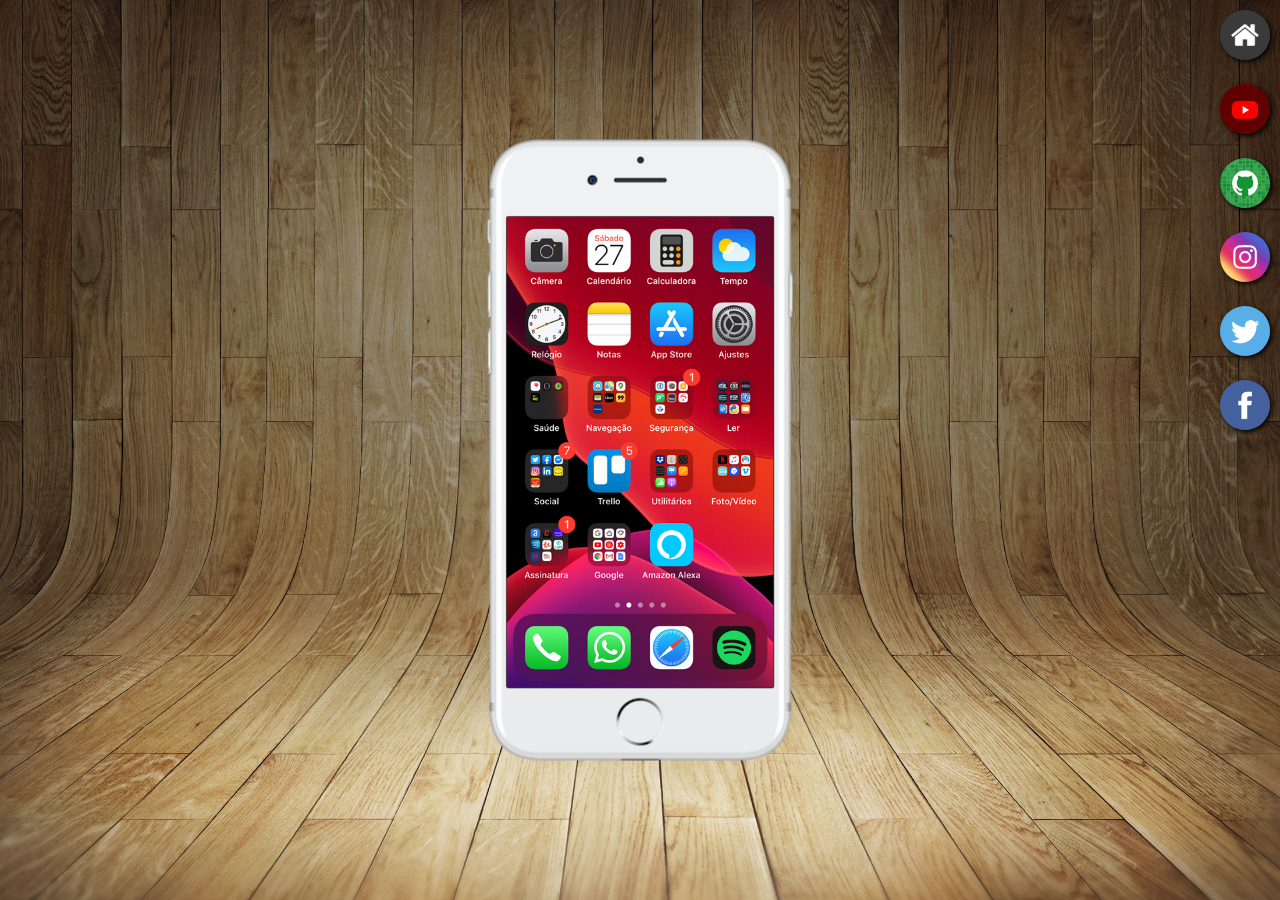
<file: index.html>
<!DOCTYPE html>
<html lang="pt-br">
<head>
    <meta charset="UTF-8">
    <meta http-equiv="X-UA-Compatible" content="IE=edge">
    <meta name="viewport" content="width=device-width, initial-scale=1.0">
    <link rel="shortcut icon" href="favicon.ico" type="image/x-icon">
    <link rel="stylesheet" href="estilos/style.css">
    <title>Projetos Sociais</title>
</head>
<body>
    <main>
        <section id="telefone">
            <iframe src="home.html" name="tela" id="tela" frameborder="0">Seu navegador não é compatível com isso.</iframe>
            
        </section>
        <section id="redes-sociais">
            <a href="home.html" target="tela"><img src="imagens/logo-home.jpg" alt="Home"></a> <br>

            <a href="youtube.html" target="tela"><img src="imagens/logo-youtube.jpg" alt="YouTube"></a> <br>

            <a href="github.html" target="tela"><img src="imagens/logo-github.jpg" alt="GitHub"></a> <br>


            <a href="instagram.html" target="tela"><img src="imagens/logo-instagram.jpg" alt="Instagram"></a> <br>

            <a href="#" target="tela"><img src="imagens/logo-twitter.jpg" alt="twitter"></a> <br>

            <a href="facebook.html" target="tela"><img src="imagens/logo-facebook.jpg" alt="Facebook"></a>
        </section>

    </main>
    
</body>
</html>
</file>
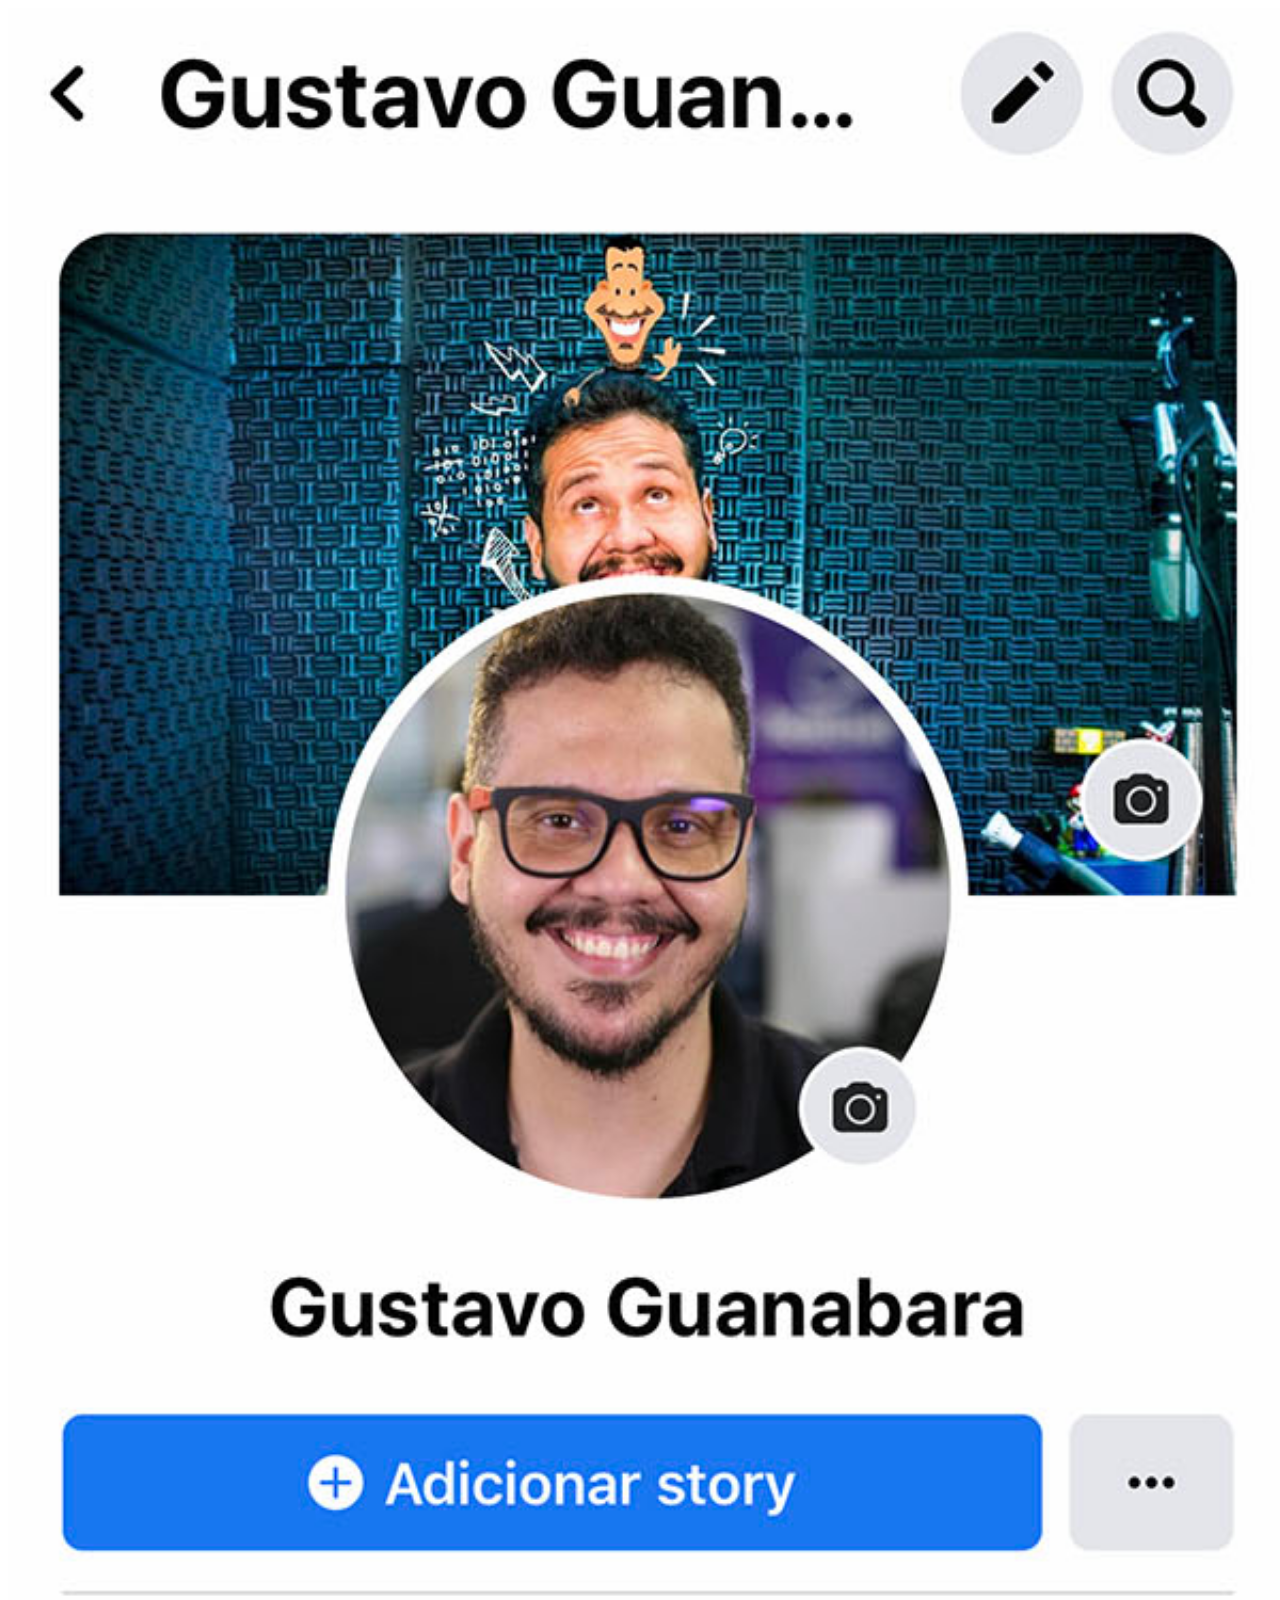
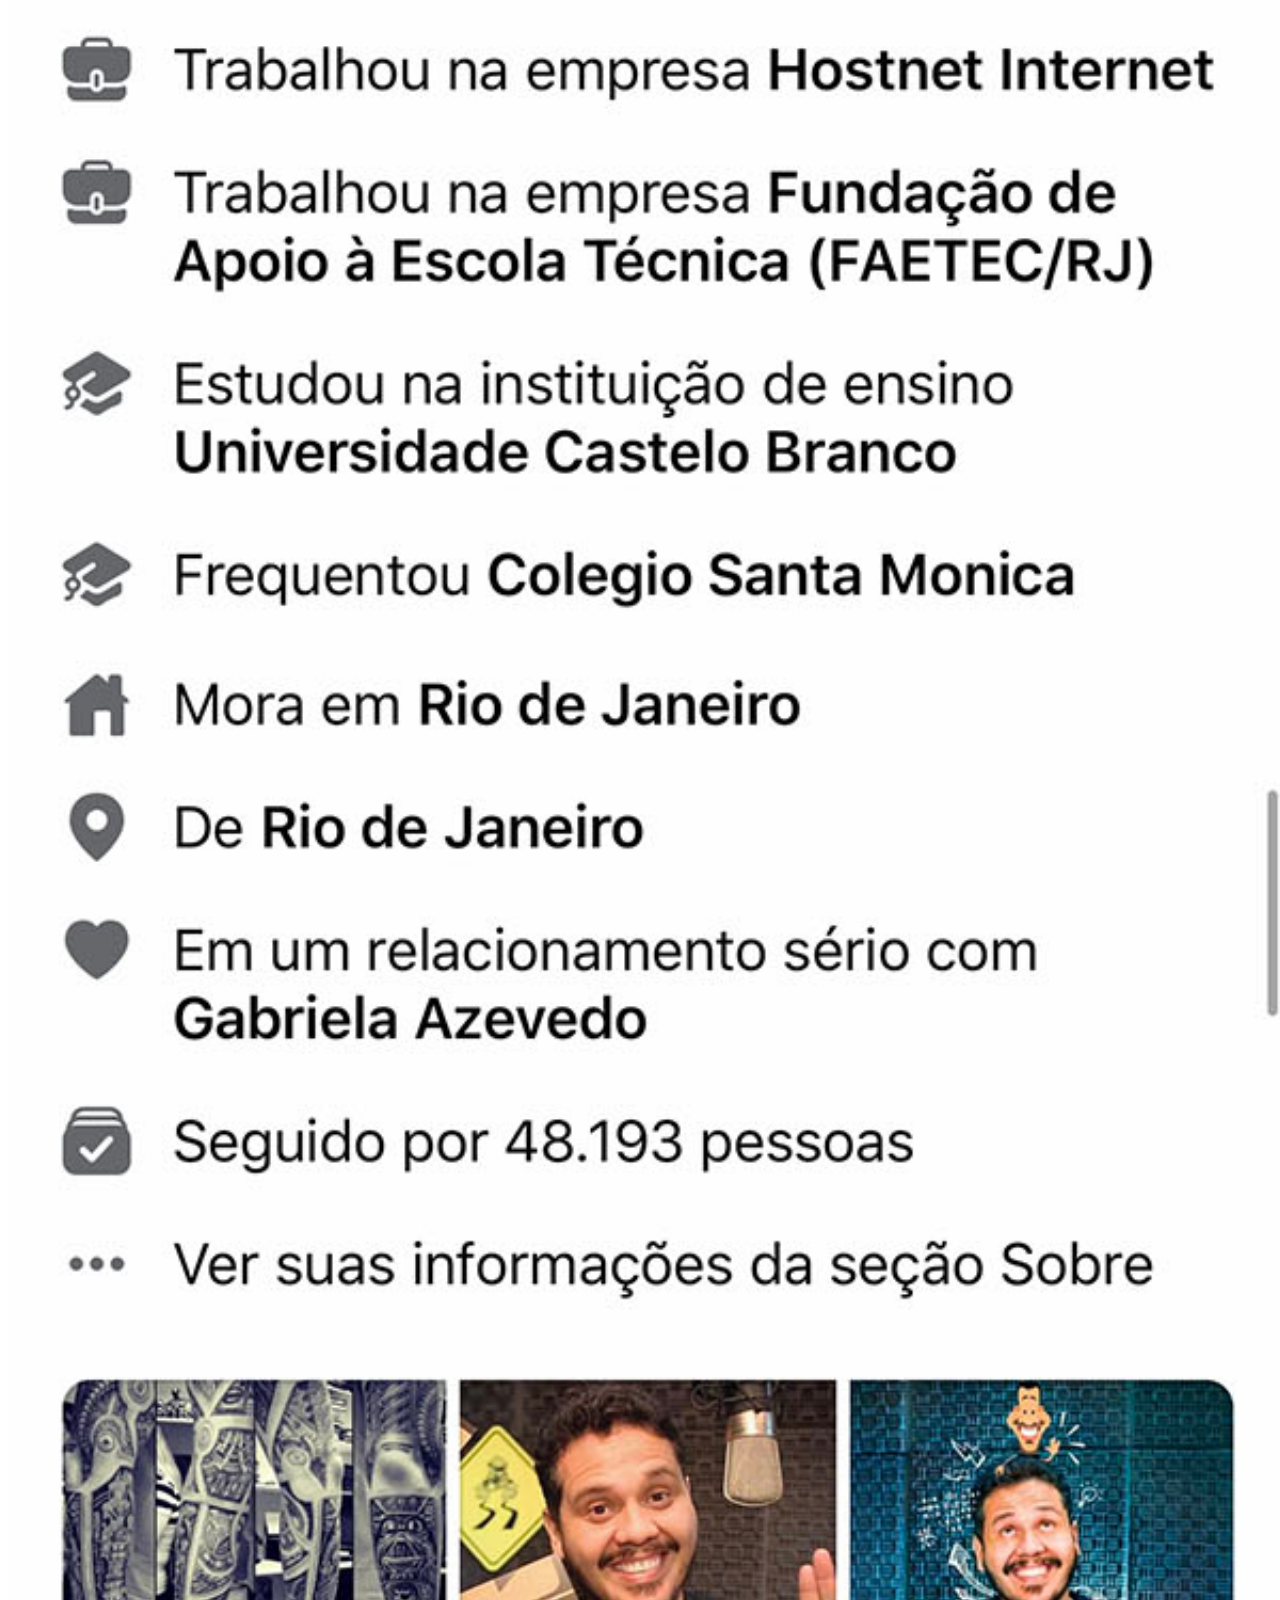
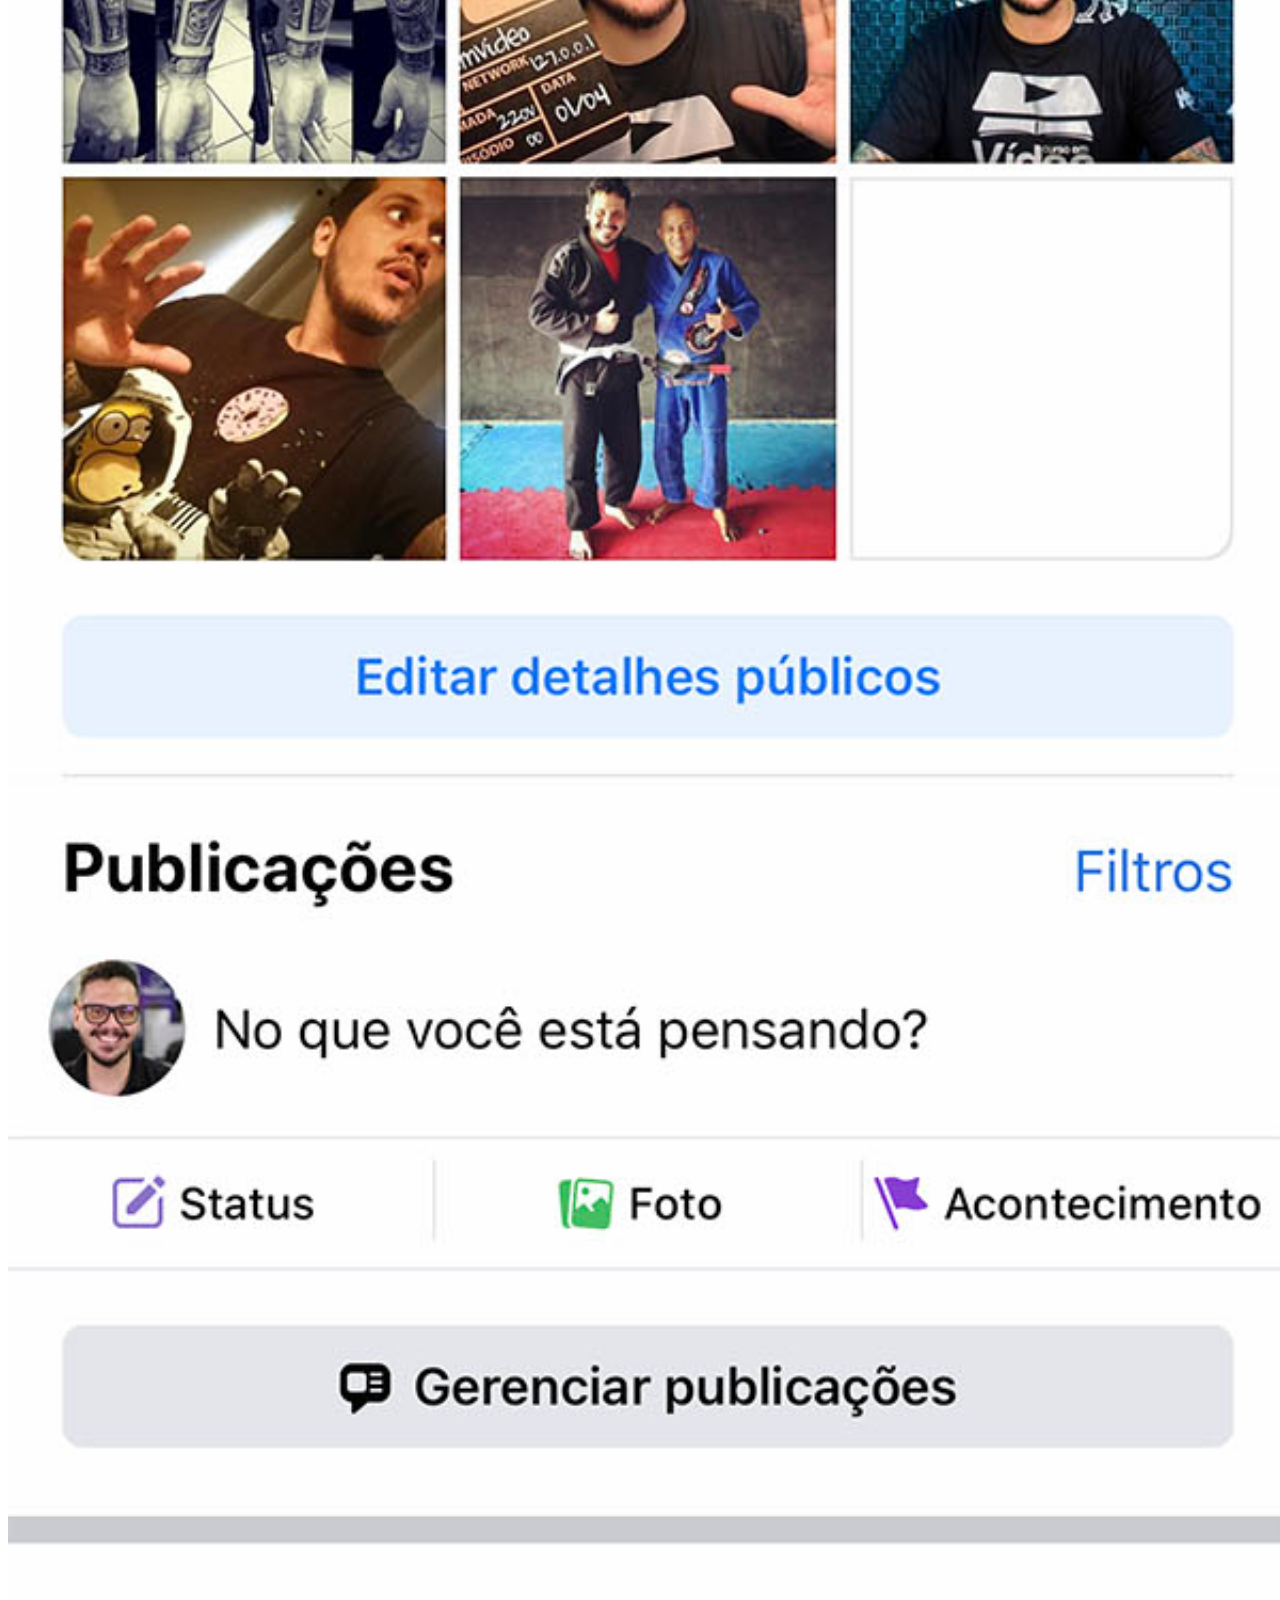
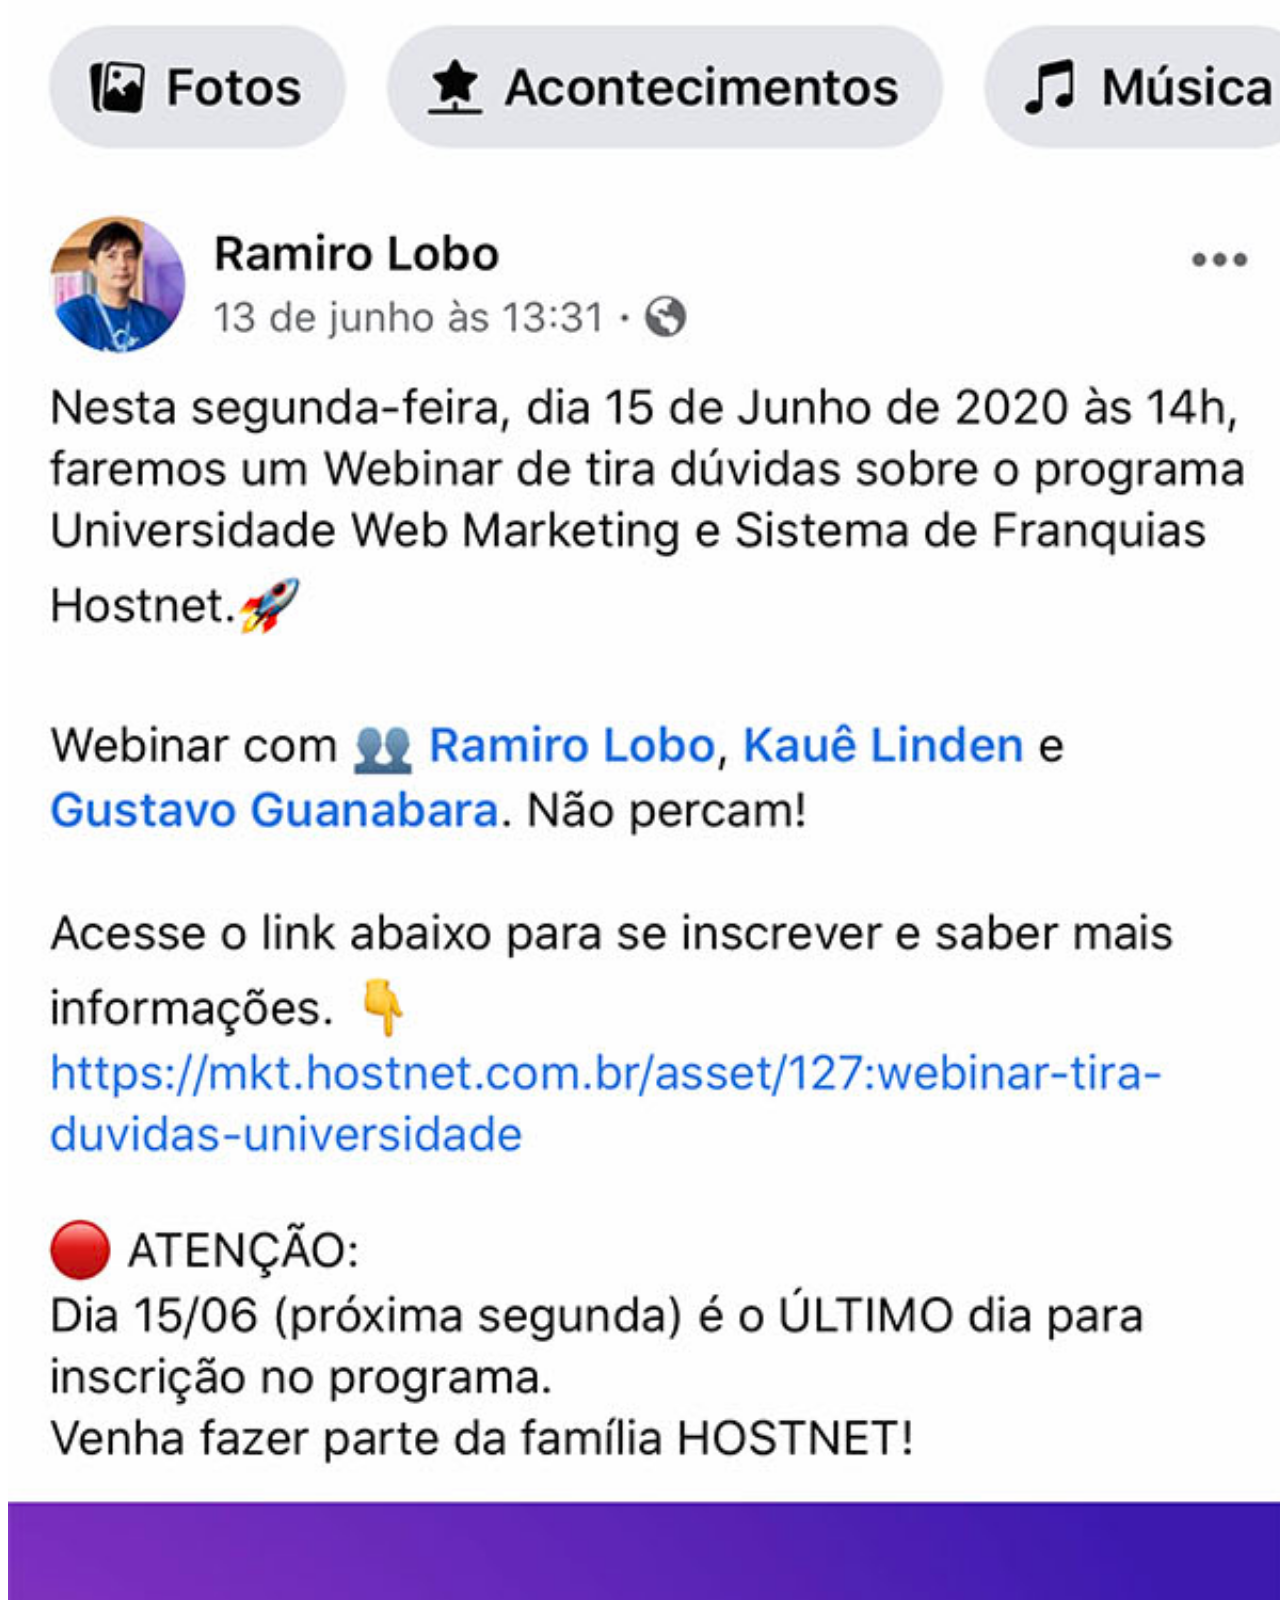
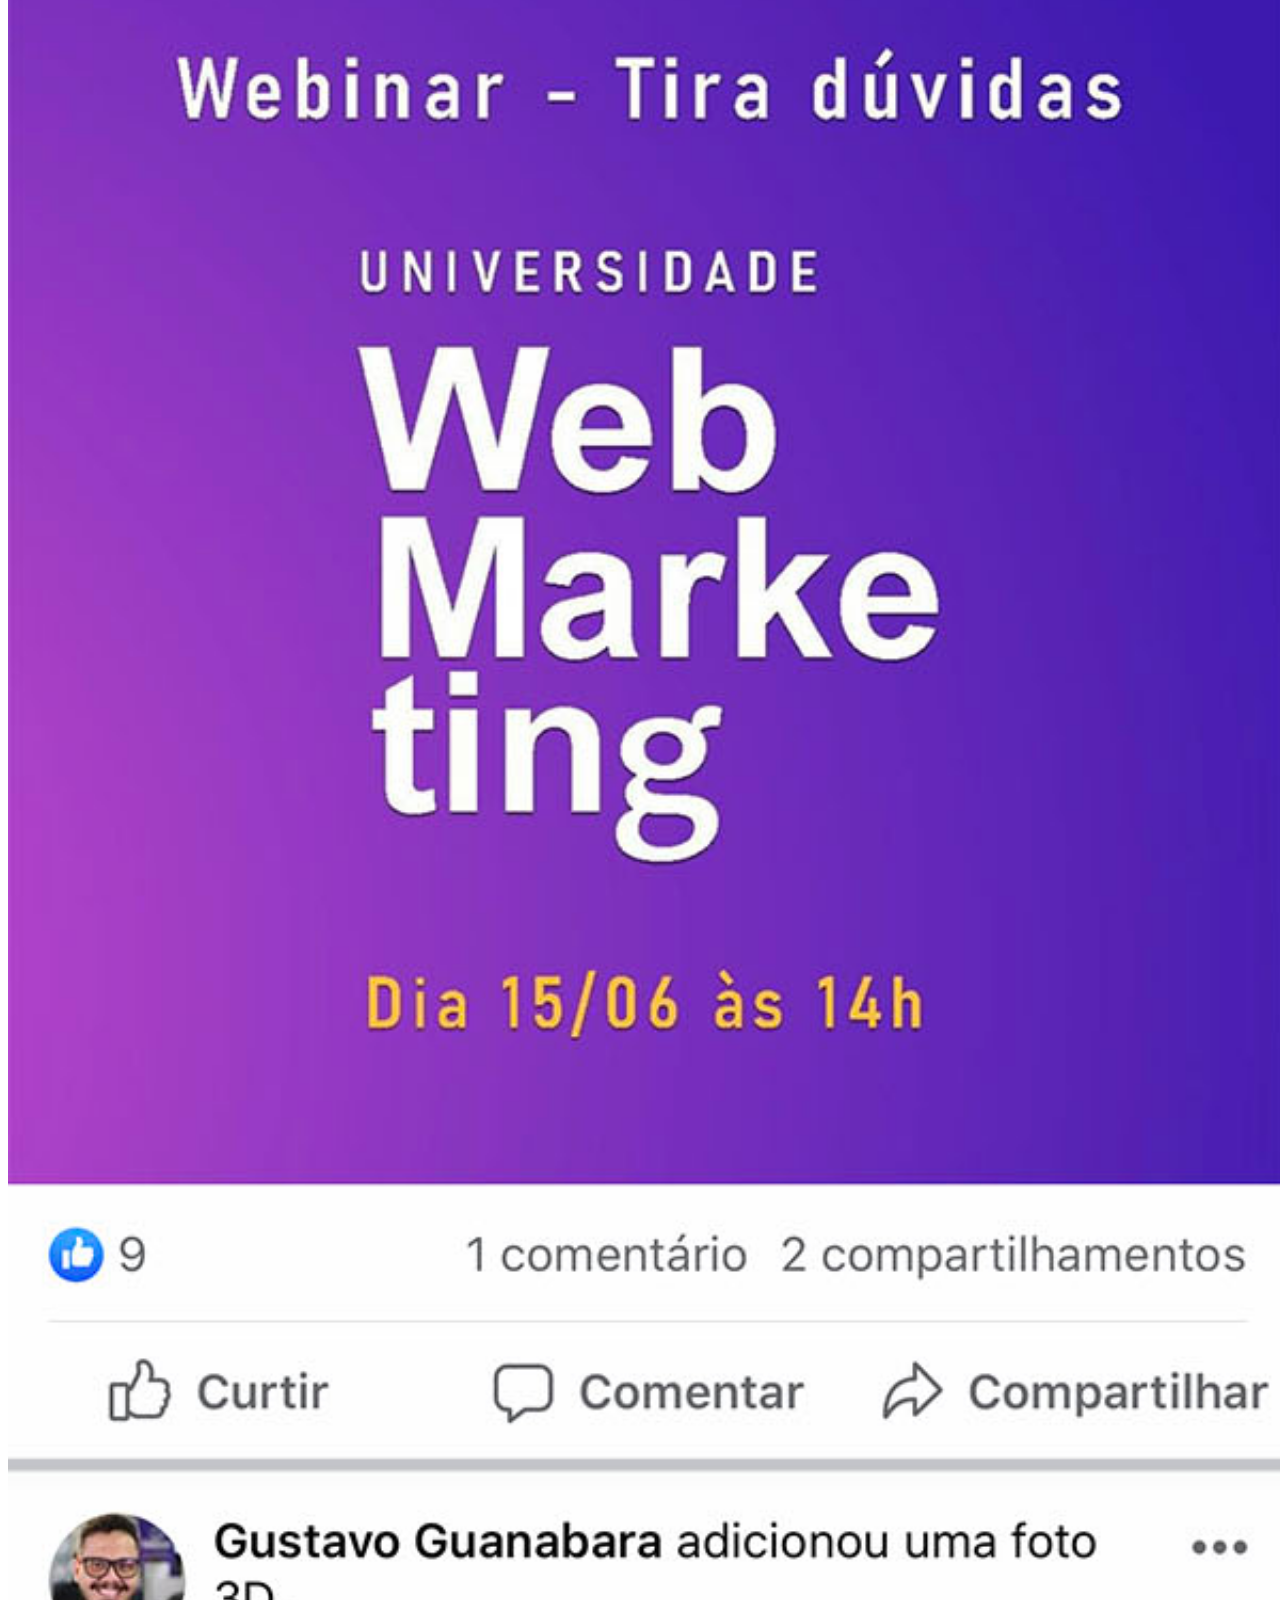
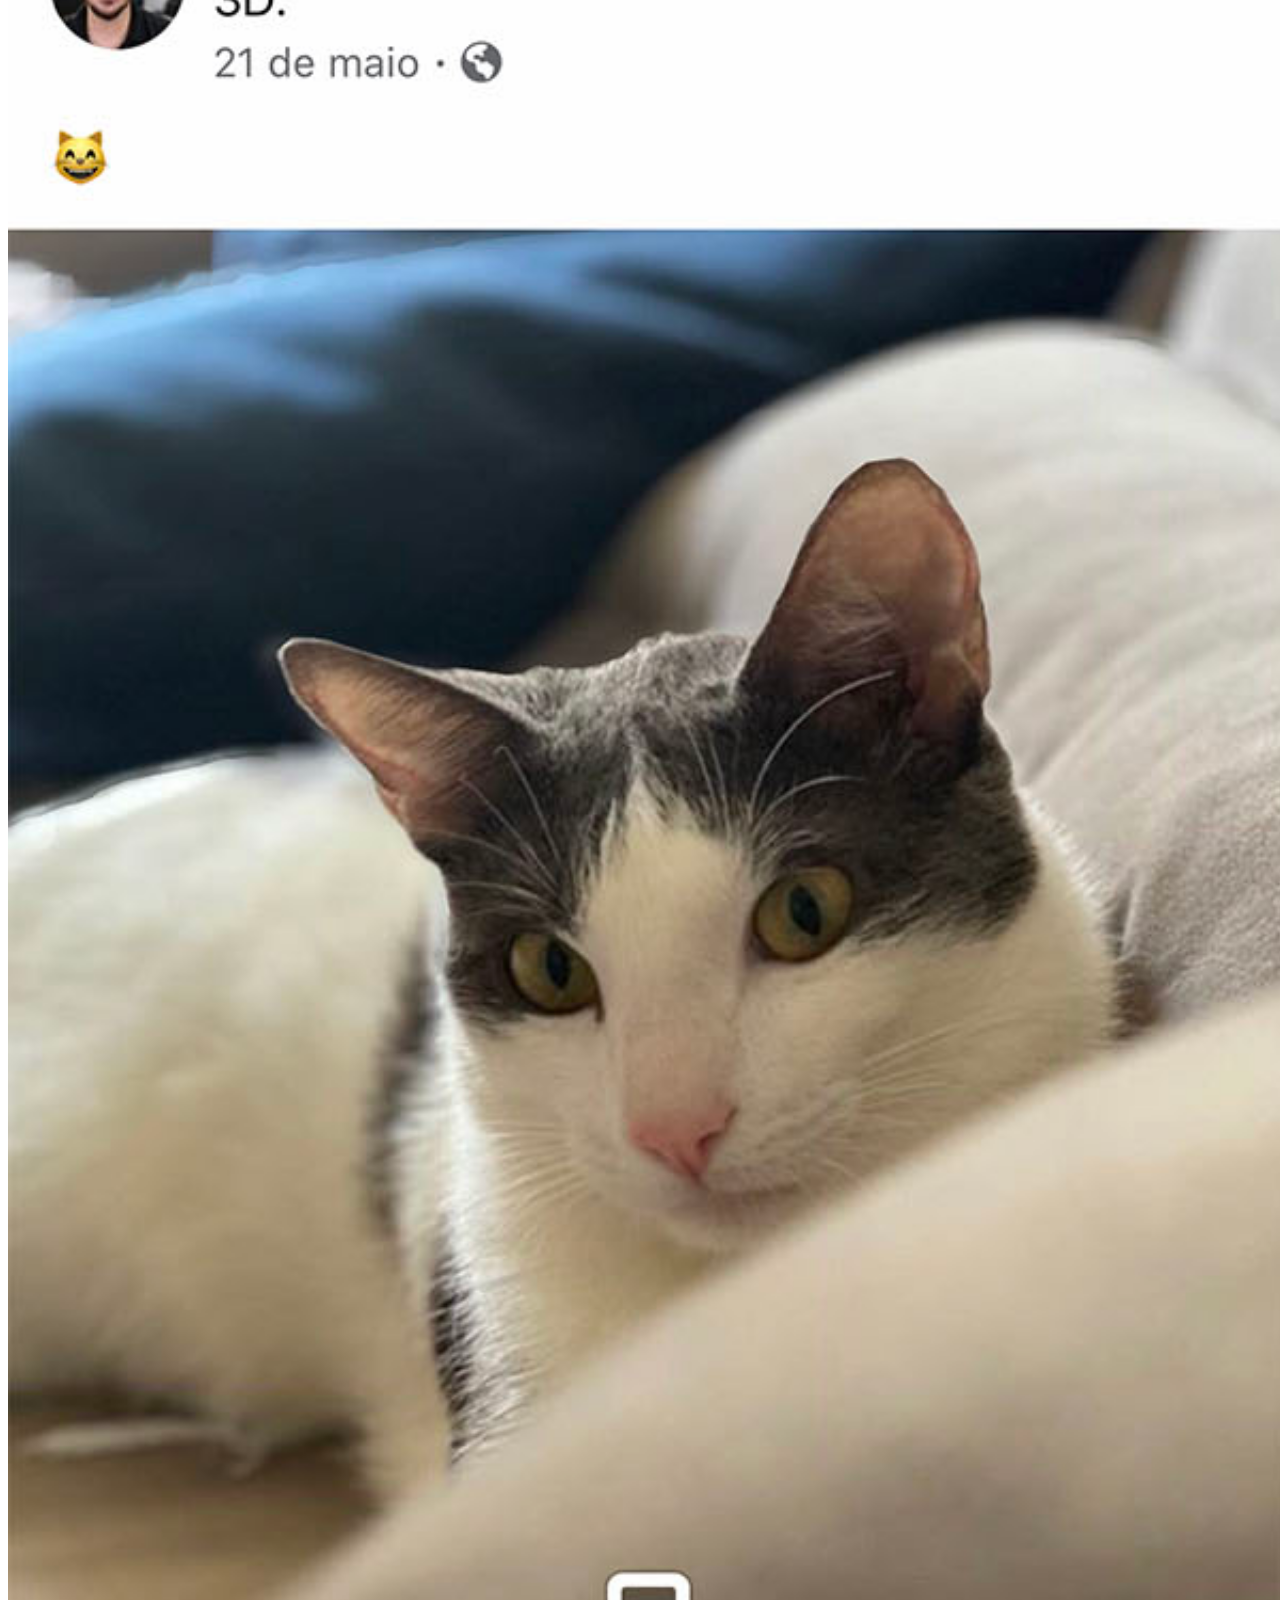
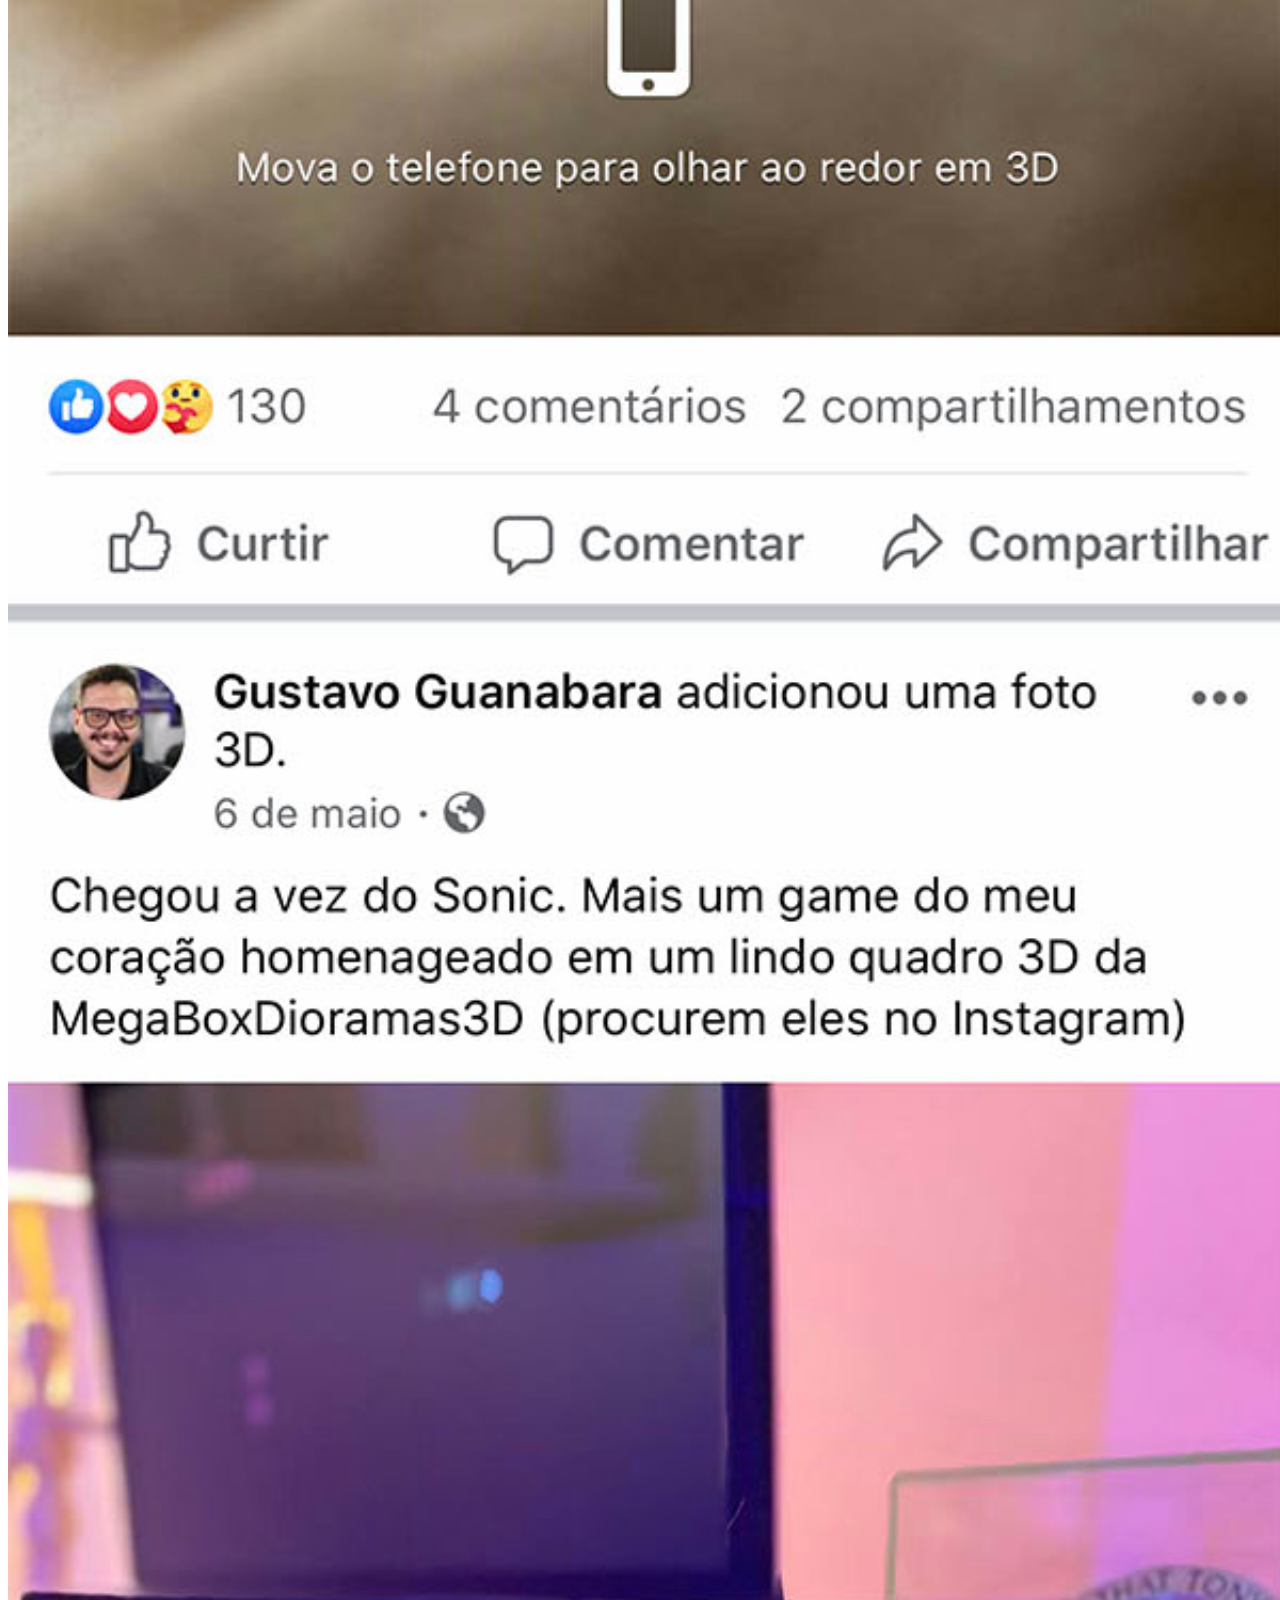
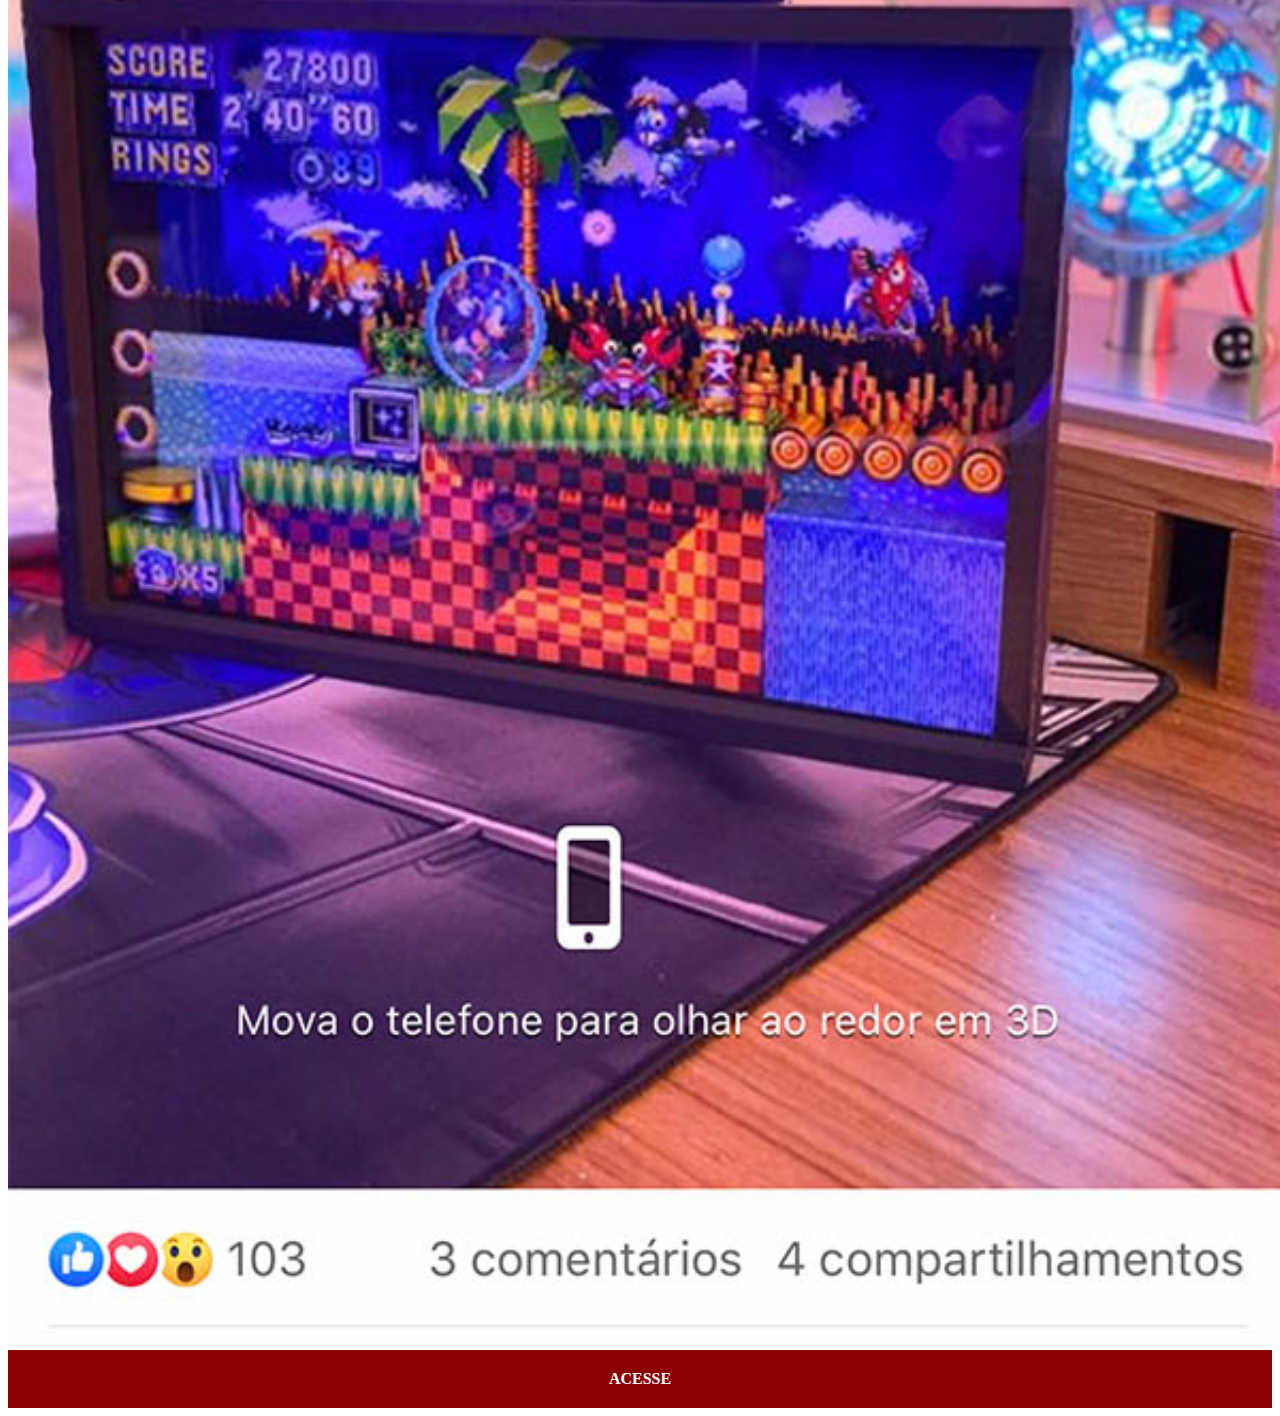
<file: facebook.html>
<!DOCTYPE html>
<html lang="pt-br">
<head>
    <meta charset="UTF-8">
    <meta http-equiv="X-UA-Compatible" content="IE=edge">
    <meta name="viewport" content="width=device-width, initial-scale=1.0">
    <title>Facebook</title>
    <link rel="stylesheet" href="estilos/social.css">
</head>
<body>
    <img src="imagens/tela-facebook.jpg" alt="">
    <a href="https://www.facebook.com/hiago.gomes.792" target="_blank">ACESSE</a>
</body>
</html>
</file>
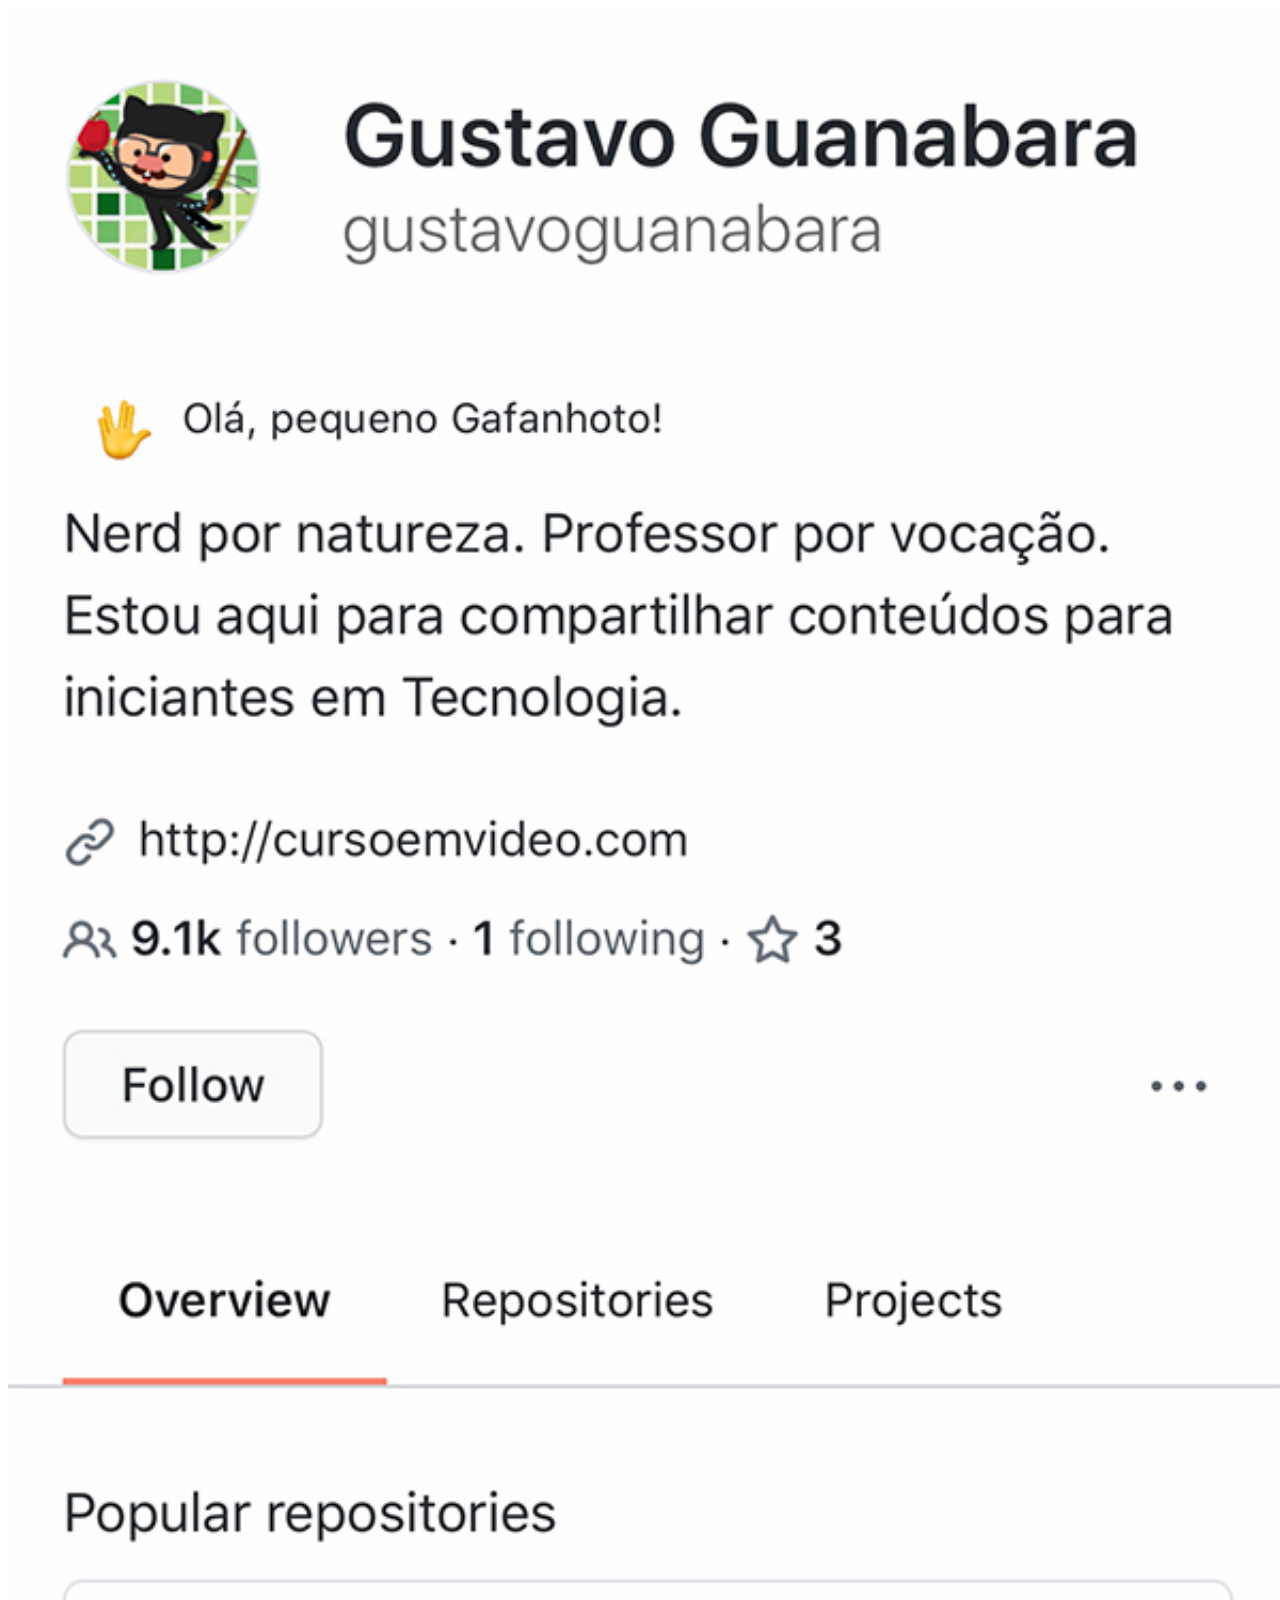
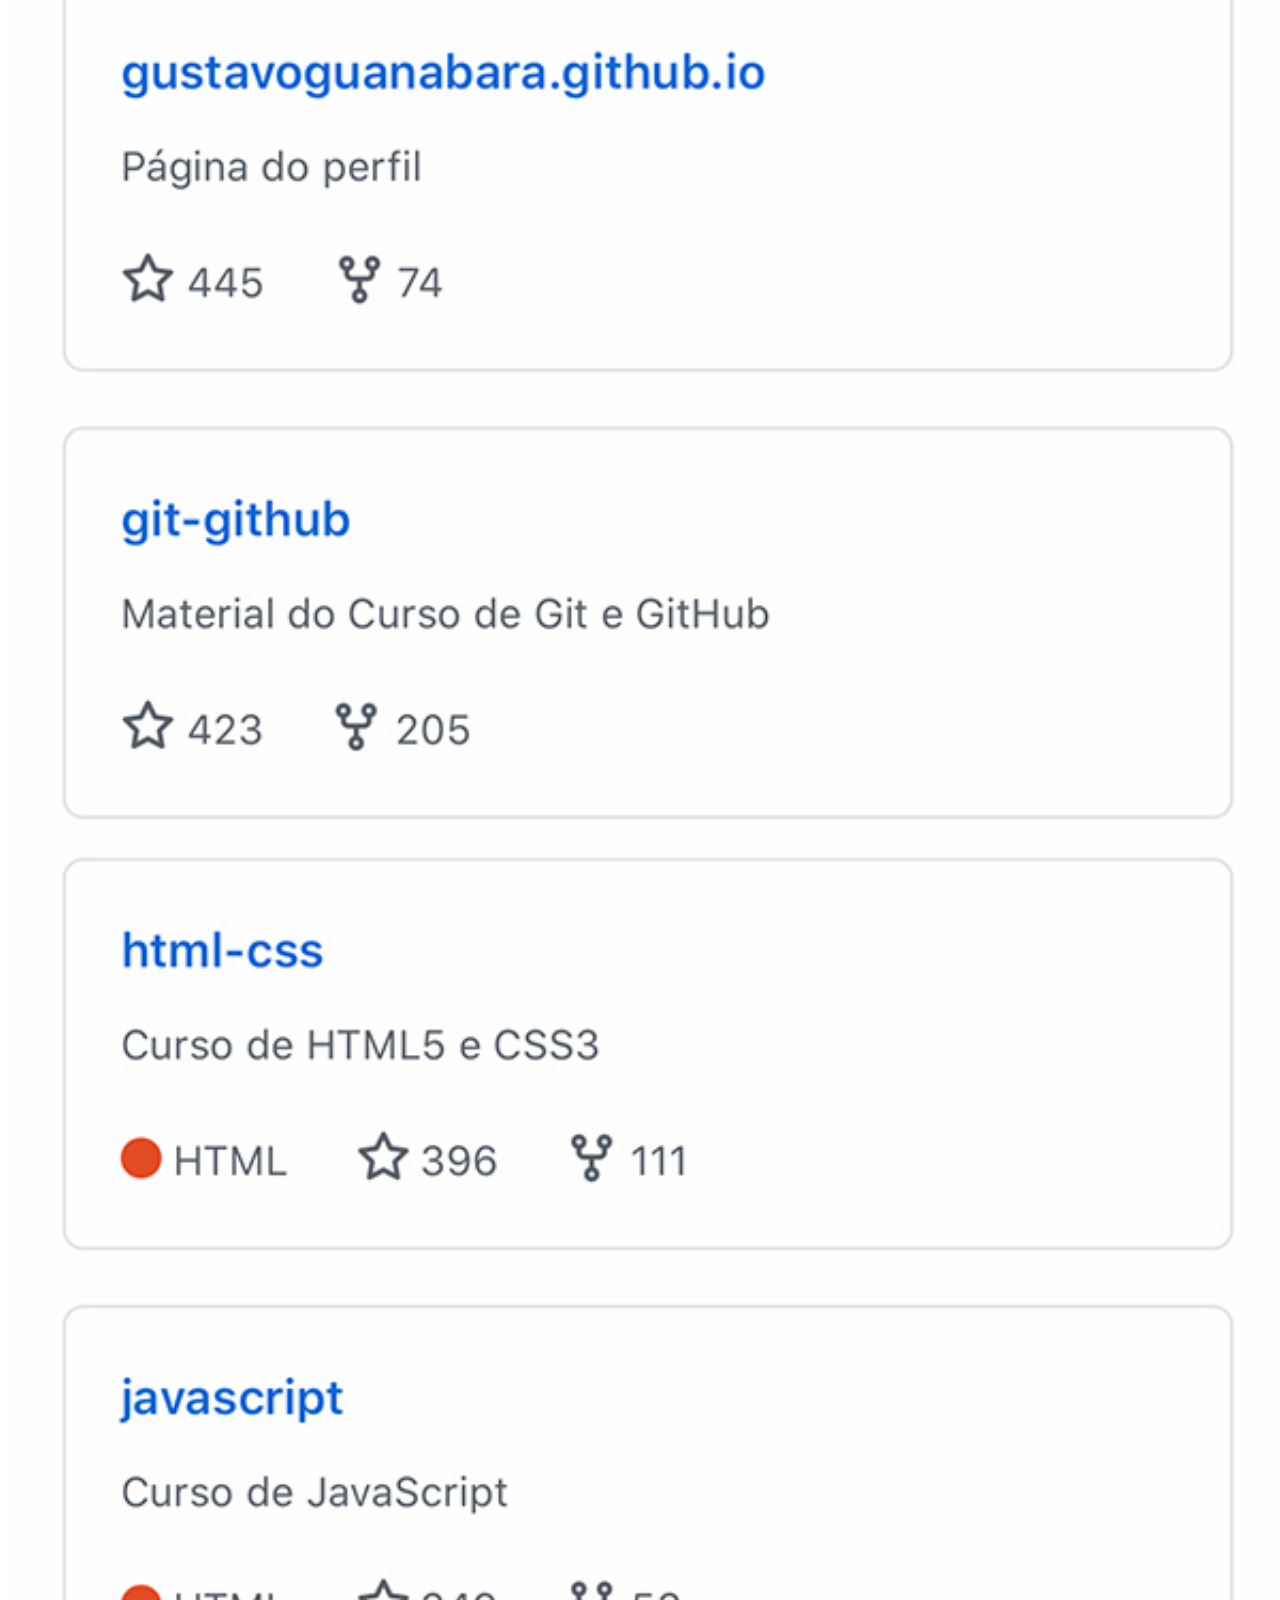
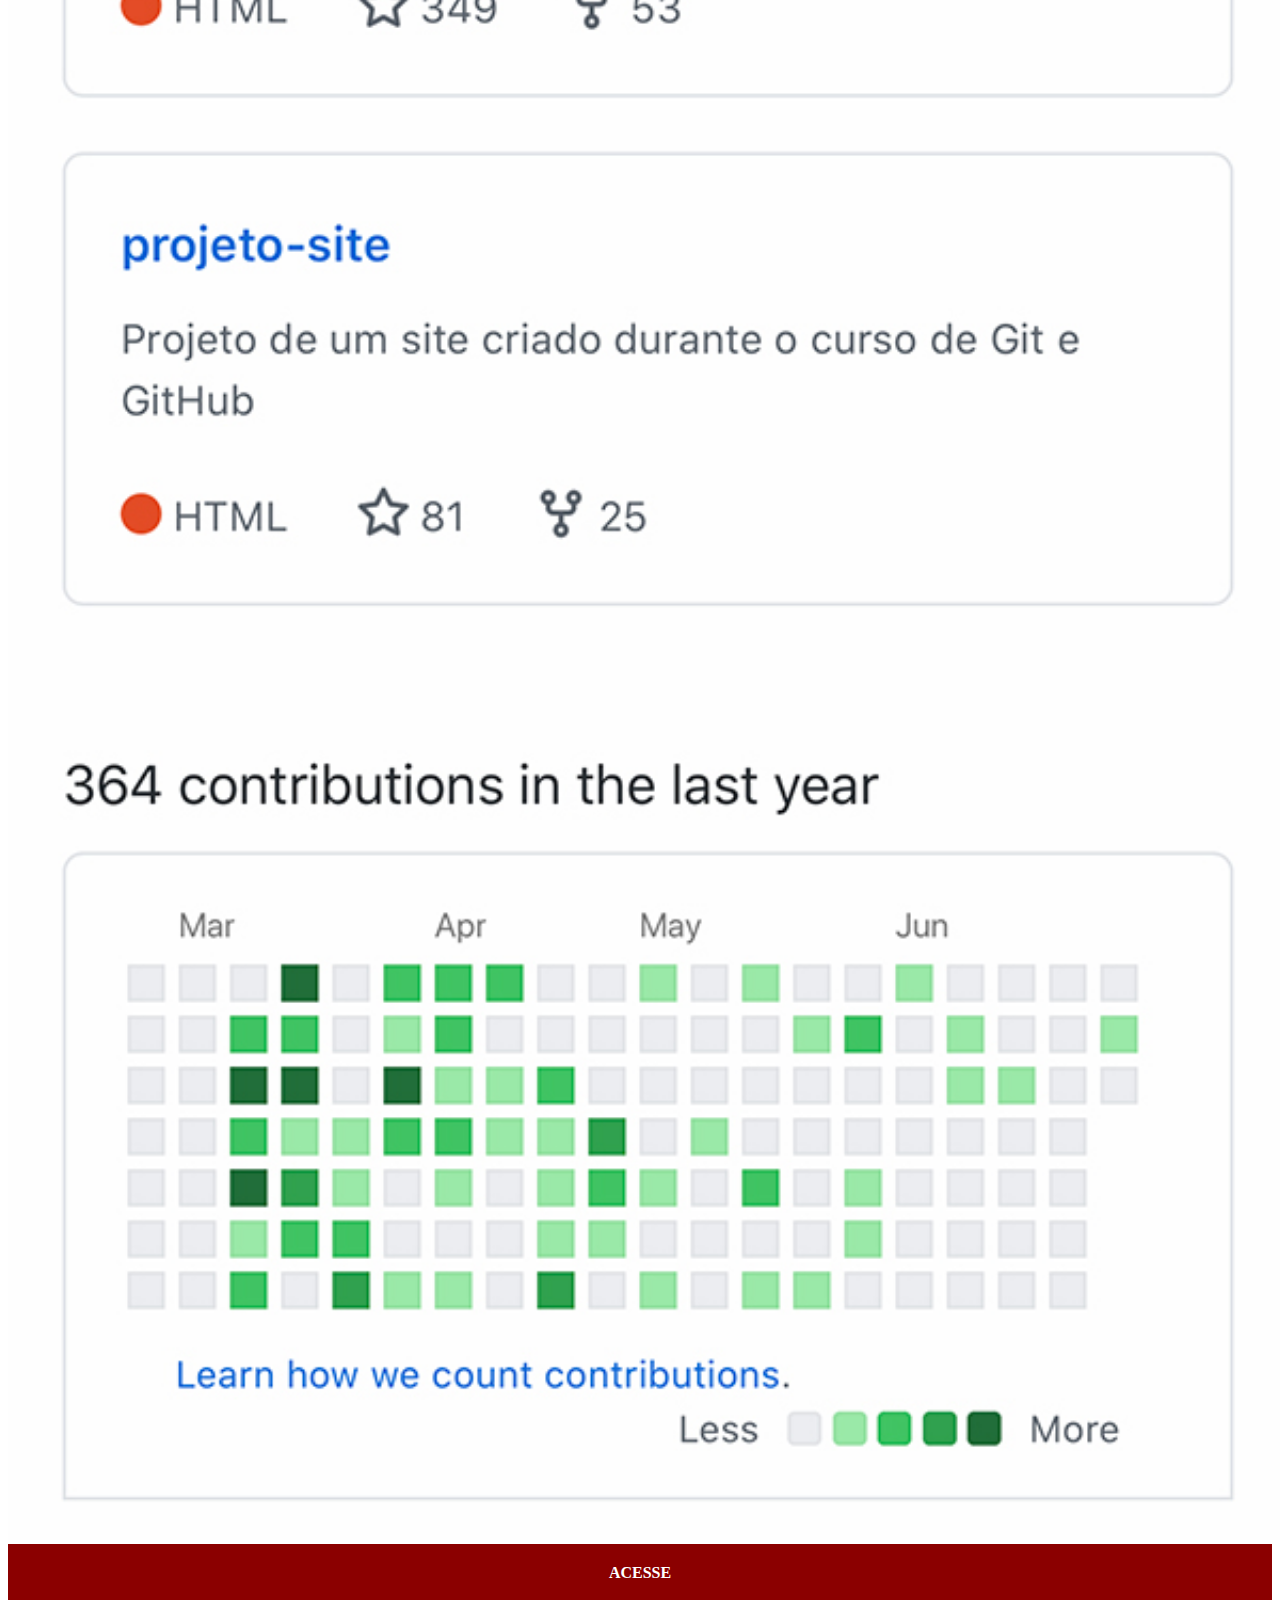
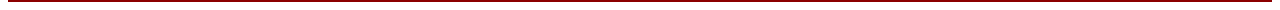
<file: github.html>
<!DOCTYPE html>
<html lang="pt-br">
<head>
    <meta charset="UTF-8">
    <meta http-equiv="X-UA-Compatible" content="IE=edge">
    <meta name="viewport" content="width=device-width, initial-scale=1.0">
    <title>GitHub</title>
    <link rel="stylesheet" href="estilos/social.css">
</head>
<body>
    <img src="imagens/tela-github.jpg" alt="">
    <a href="https://github.com/hiagocgomes" target="_blank">ACESSE</a>
</body>
</html>
</file>
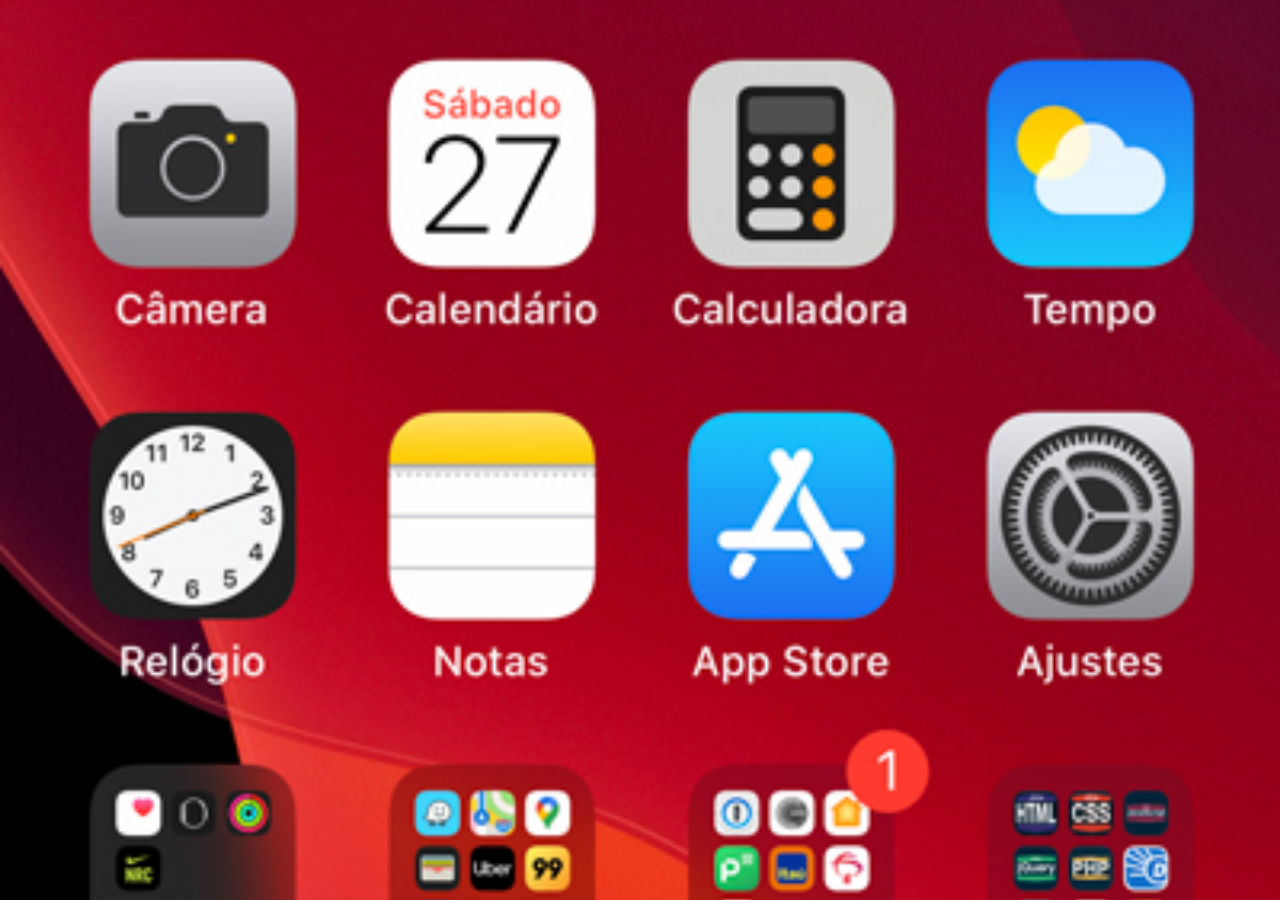
<file: home.html>
<!DOCTYPE html>
<html lang="pt-br">
<head>
    <meta charset="UTF-8">
    <meta http-equiv="X-UA-Compatible" content="IE=edge">
    <meta name="viewport" content="width=device-width, initial-scale=1.0">
    <title>Home</title>
</head>
<style>
    * {
        margin: 0px;
        padding: 0px;
    }

    body {
        width: 100vw;
        height: 100vh;
        background: black url('imagens/tela-home.jpg') no-repeat top center;
        background-size: cover;
    }
</style>
<body>
    
</body>
</html>
</file>
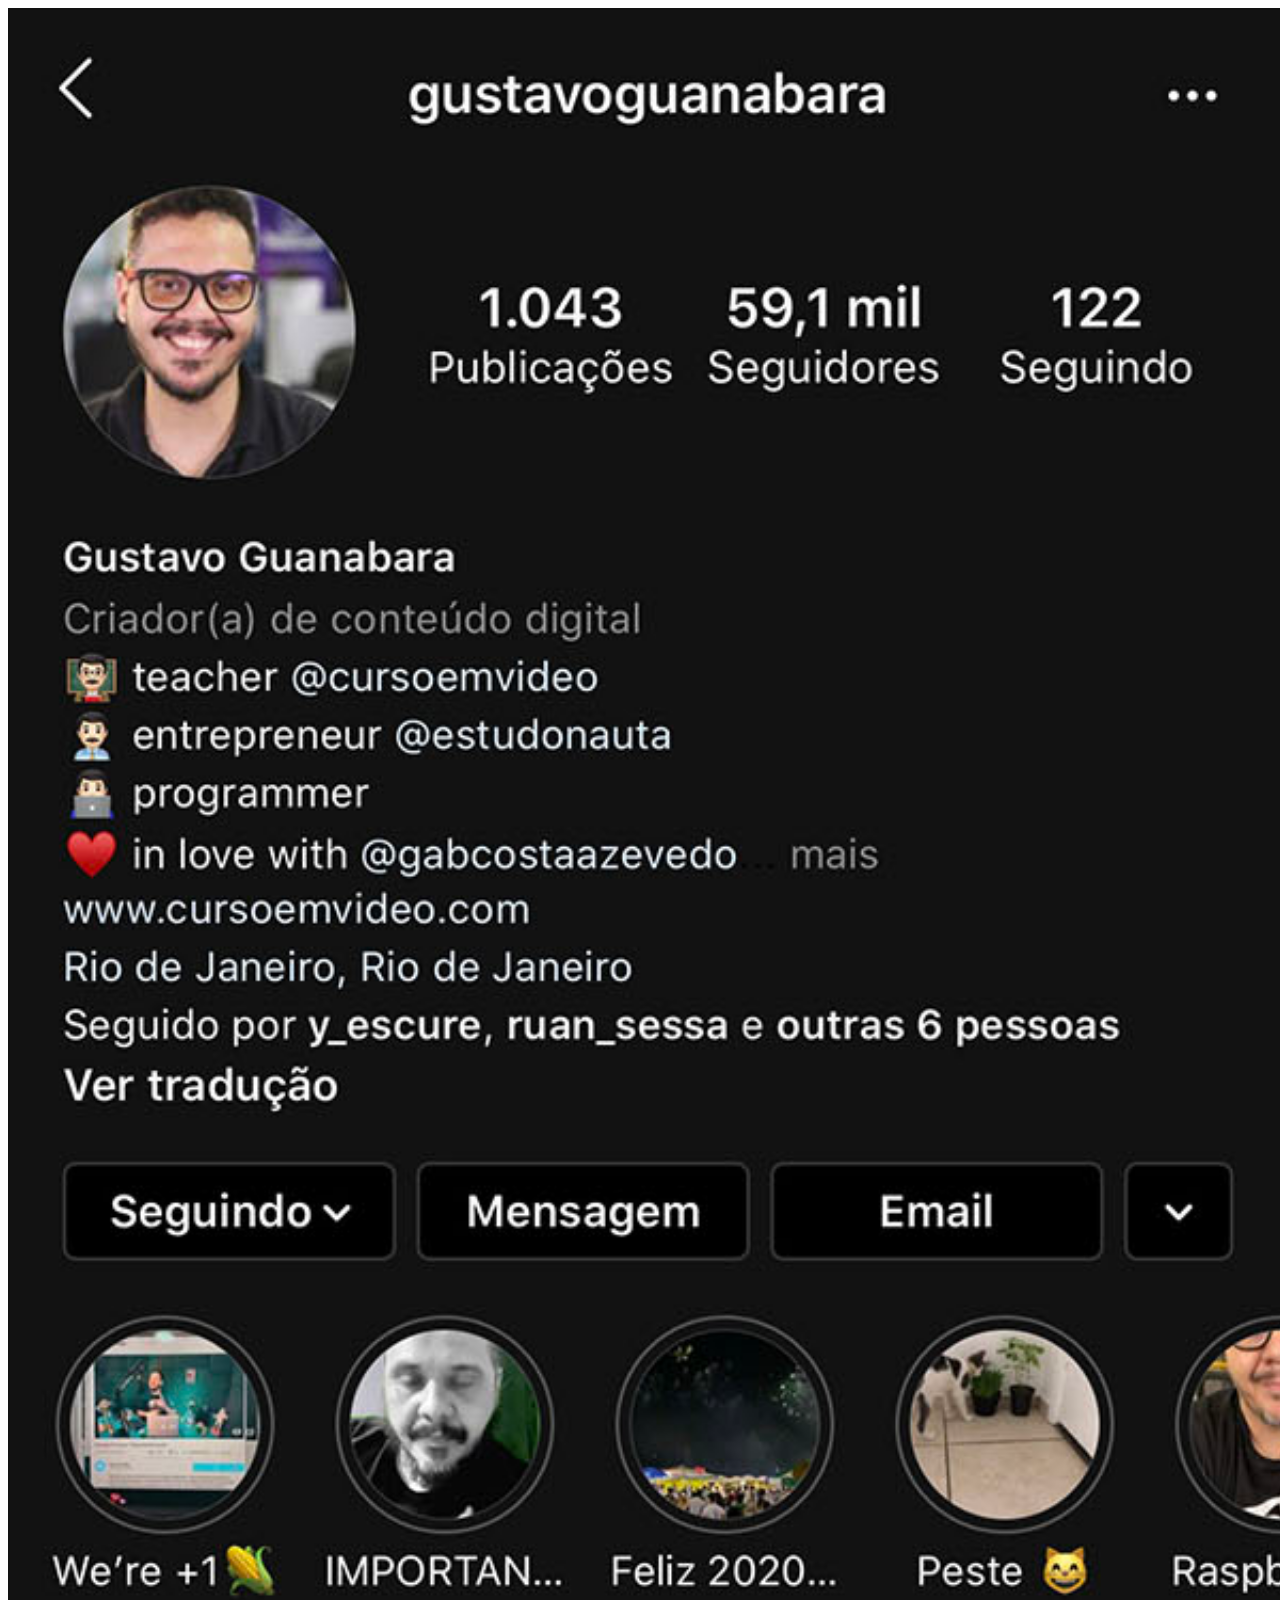
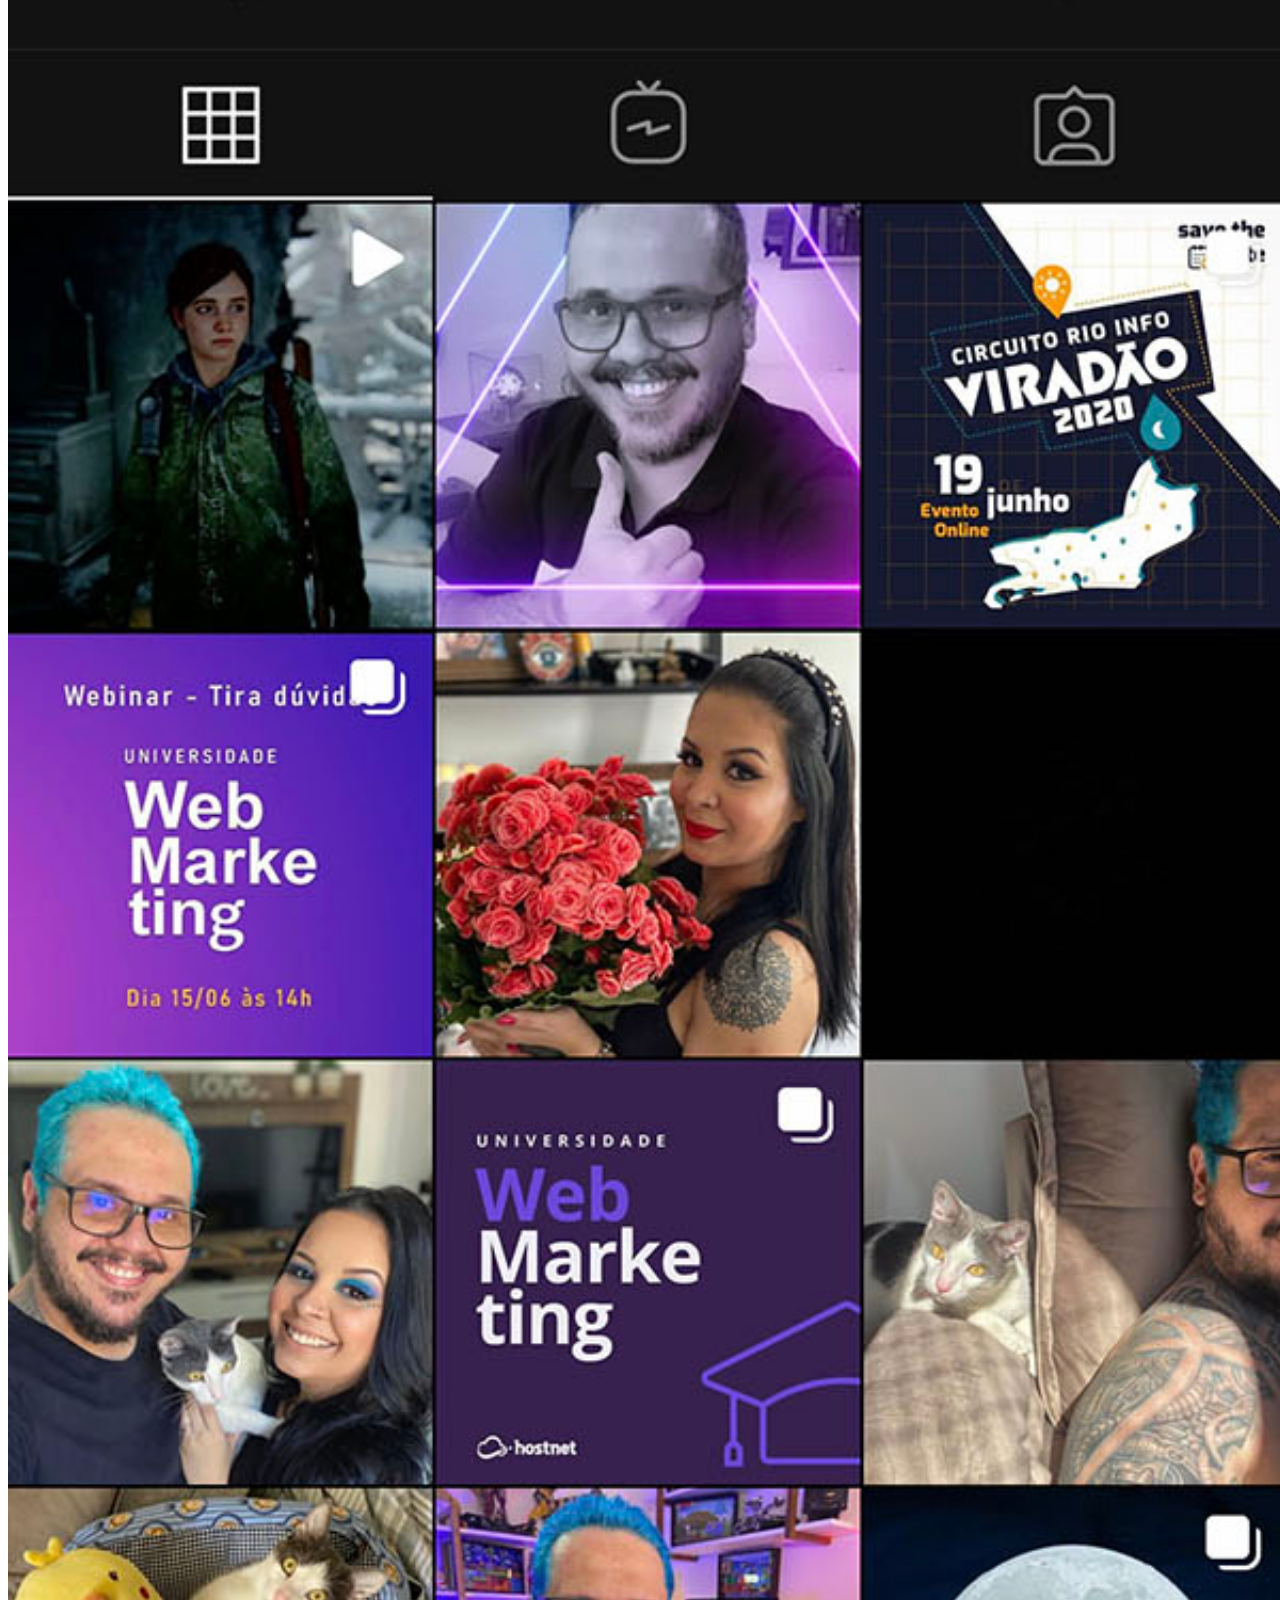
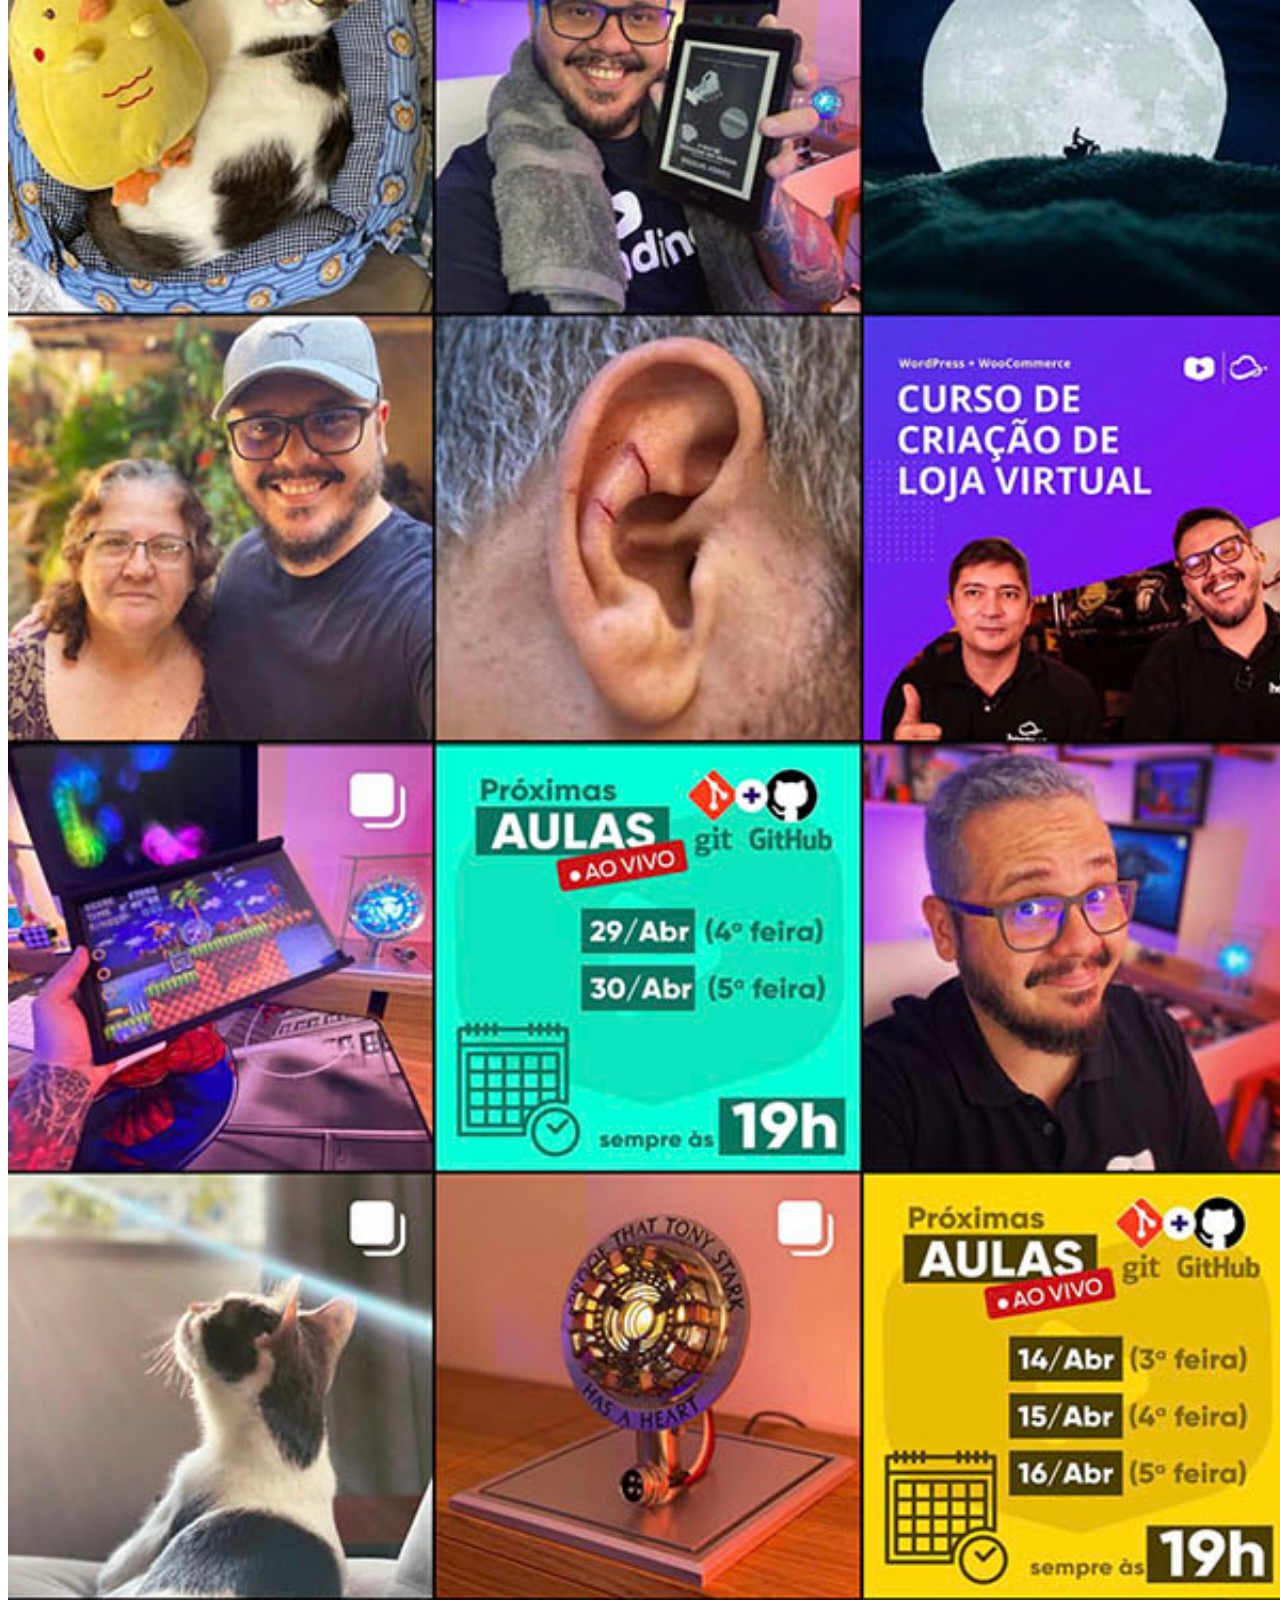
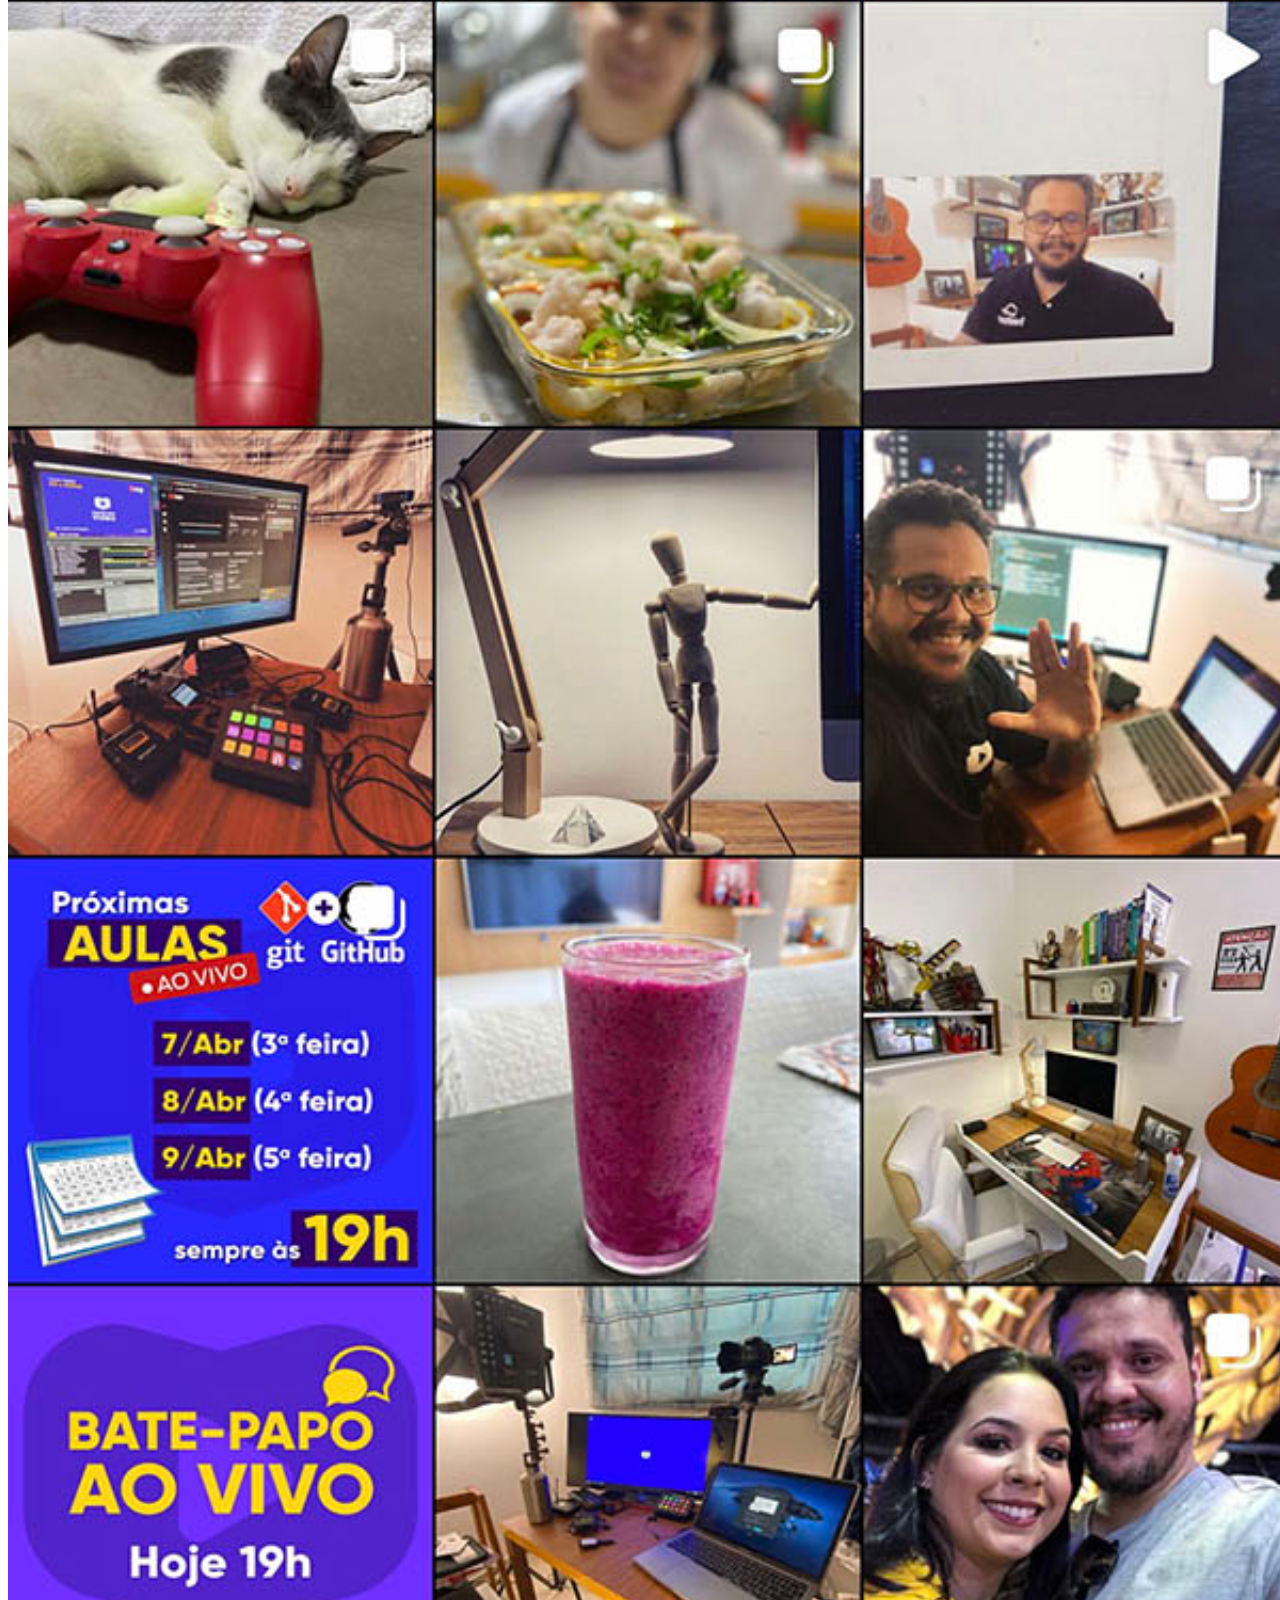
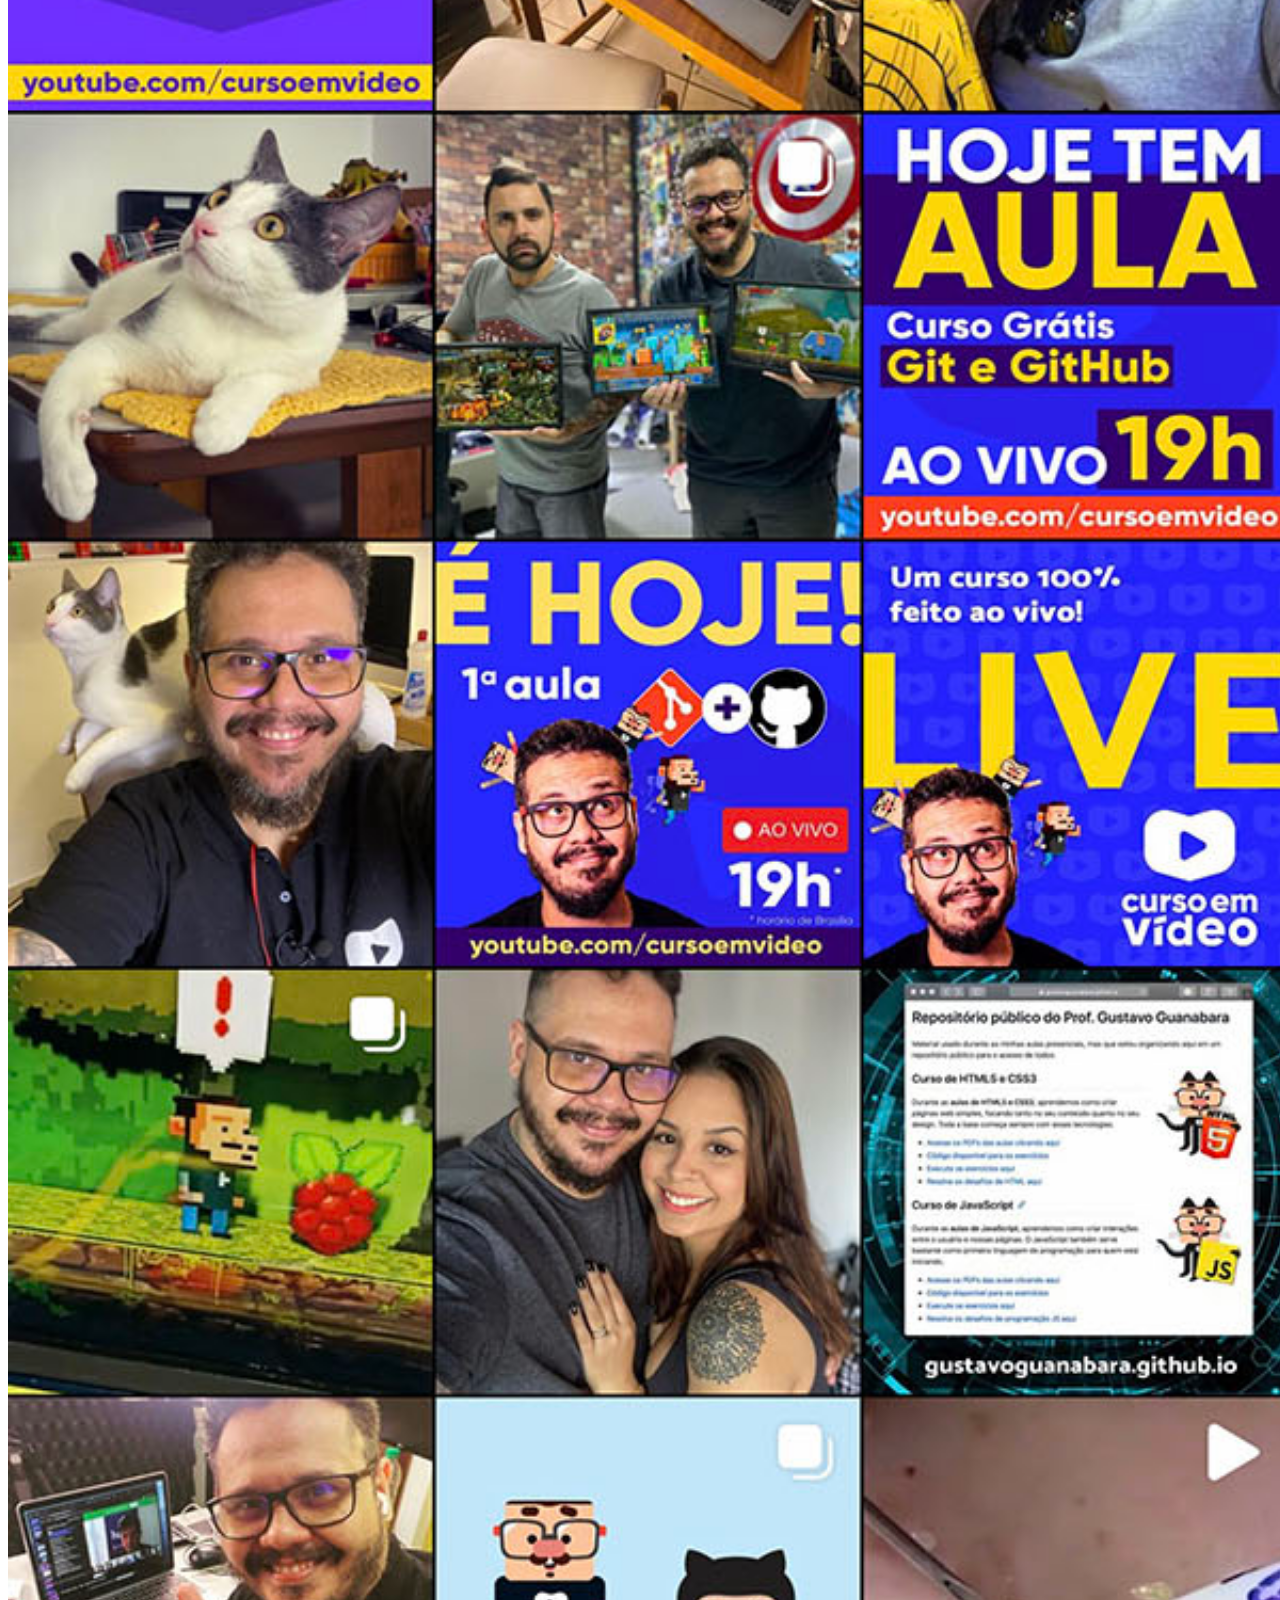
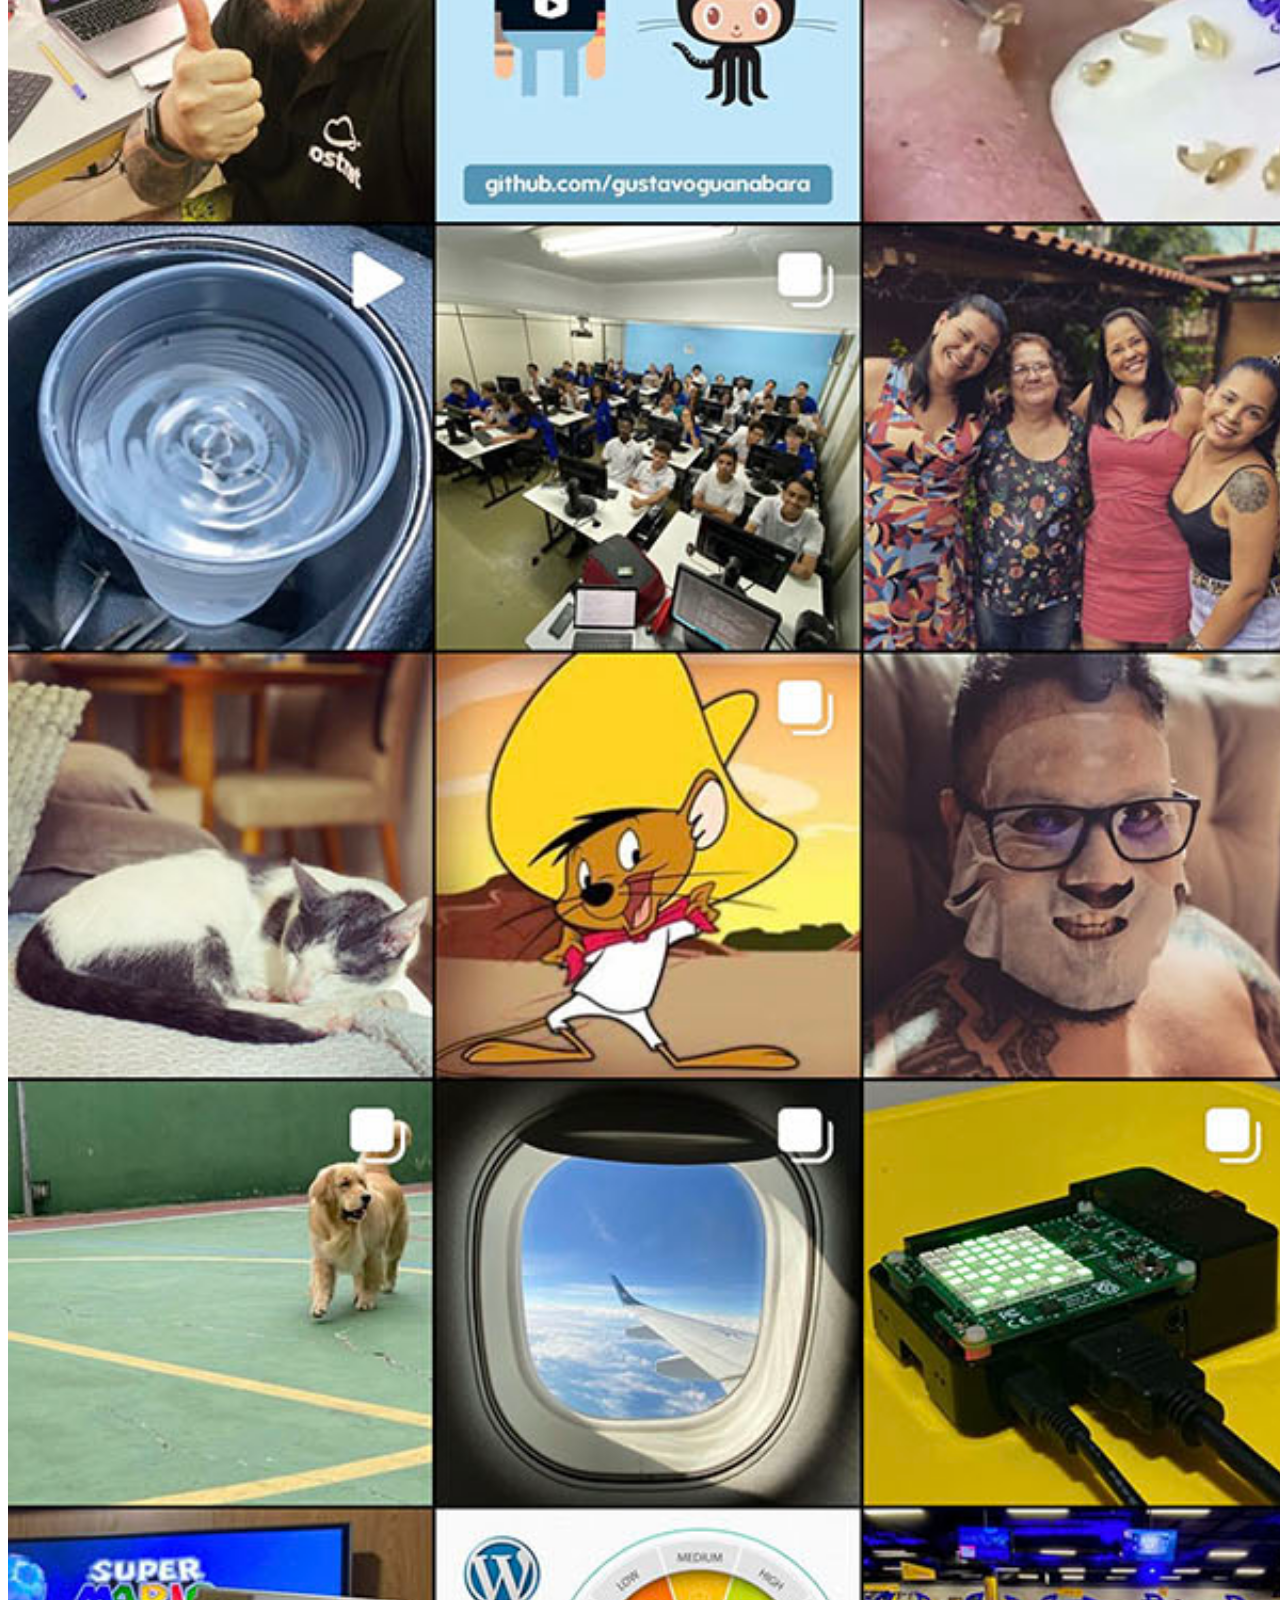
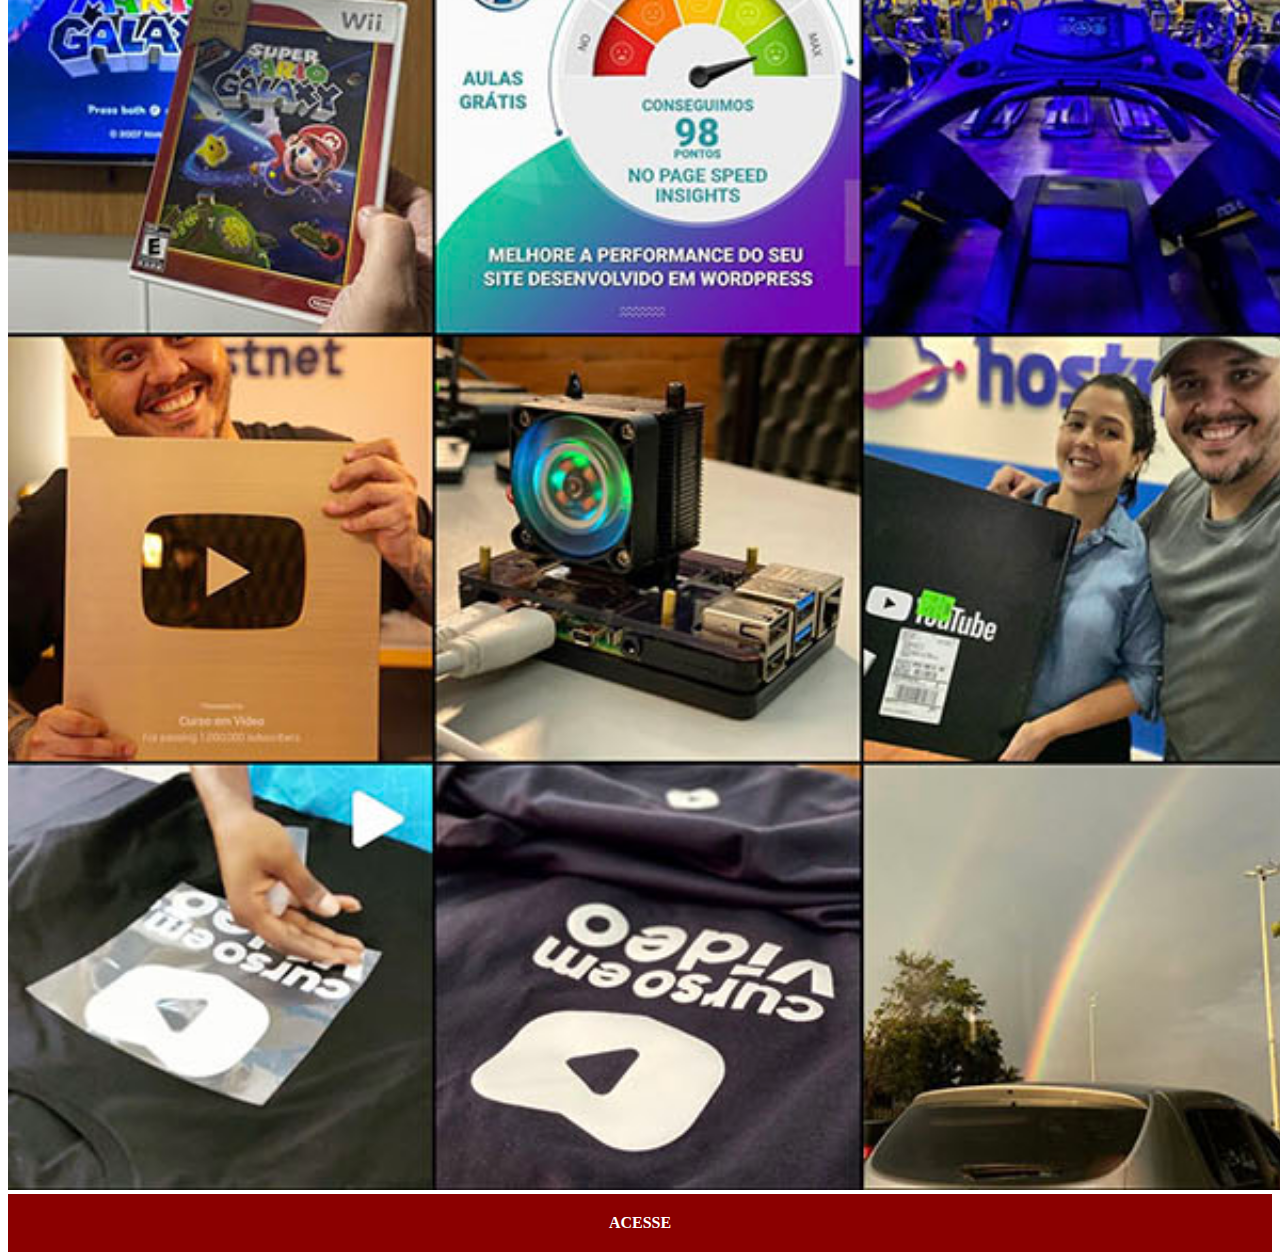
<file: instagram.html>
<!DOCTYPE html>
<html lang="pt-br">
<head>
    <meta charset="UTF-8">
    <meta http-equiv="X-UA-Compatible" content="IE=edge">
    <meta name="viewport" content="width=device-width, initial-scale=1.0">
    <title>Instagram</title>
    <link rel="stylesheet" href="estilos/social.css">
</head>
<body>
    <img src="imagens/tela-instagram.jpg" alt="">
    <a href="https://www.instagram.com/hiago_carvalhoo/" target="_blank">ACESSE</a>
</body>
</html>
</file>
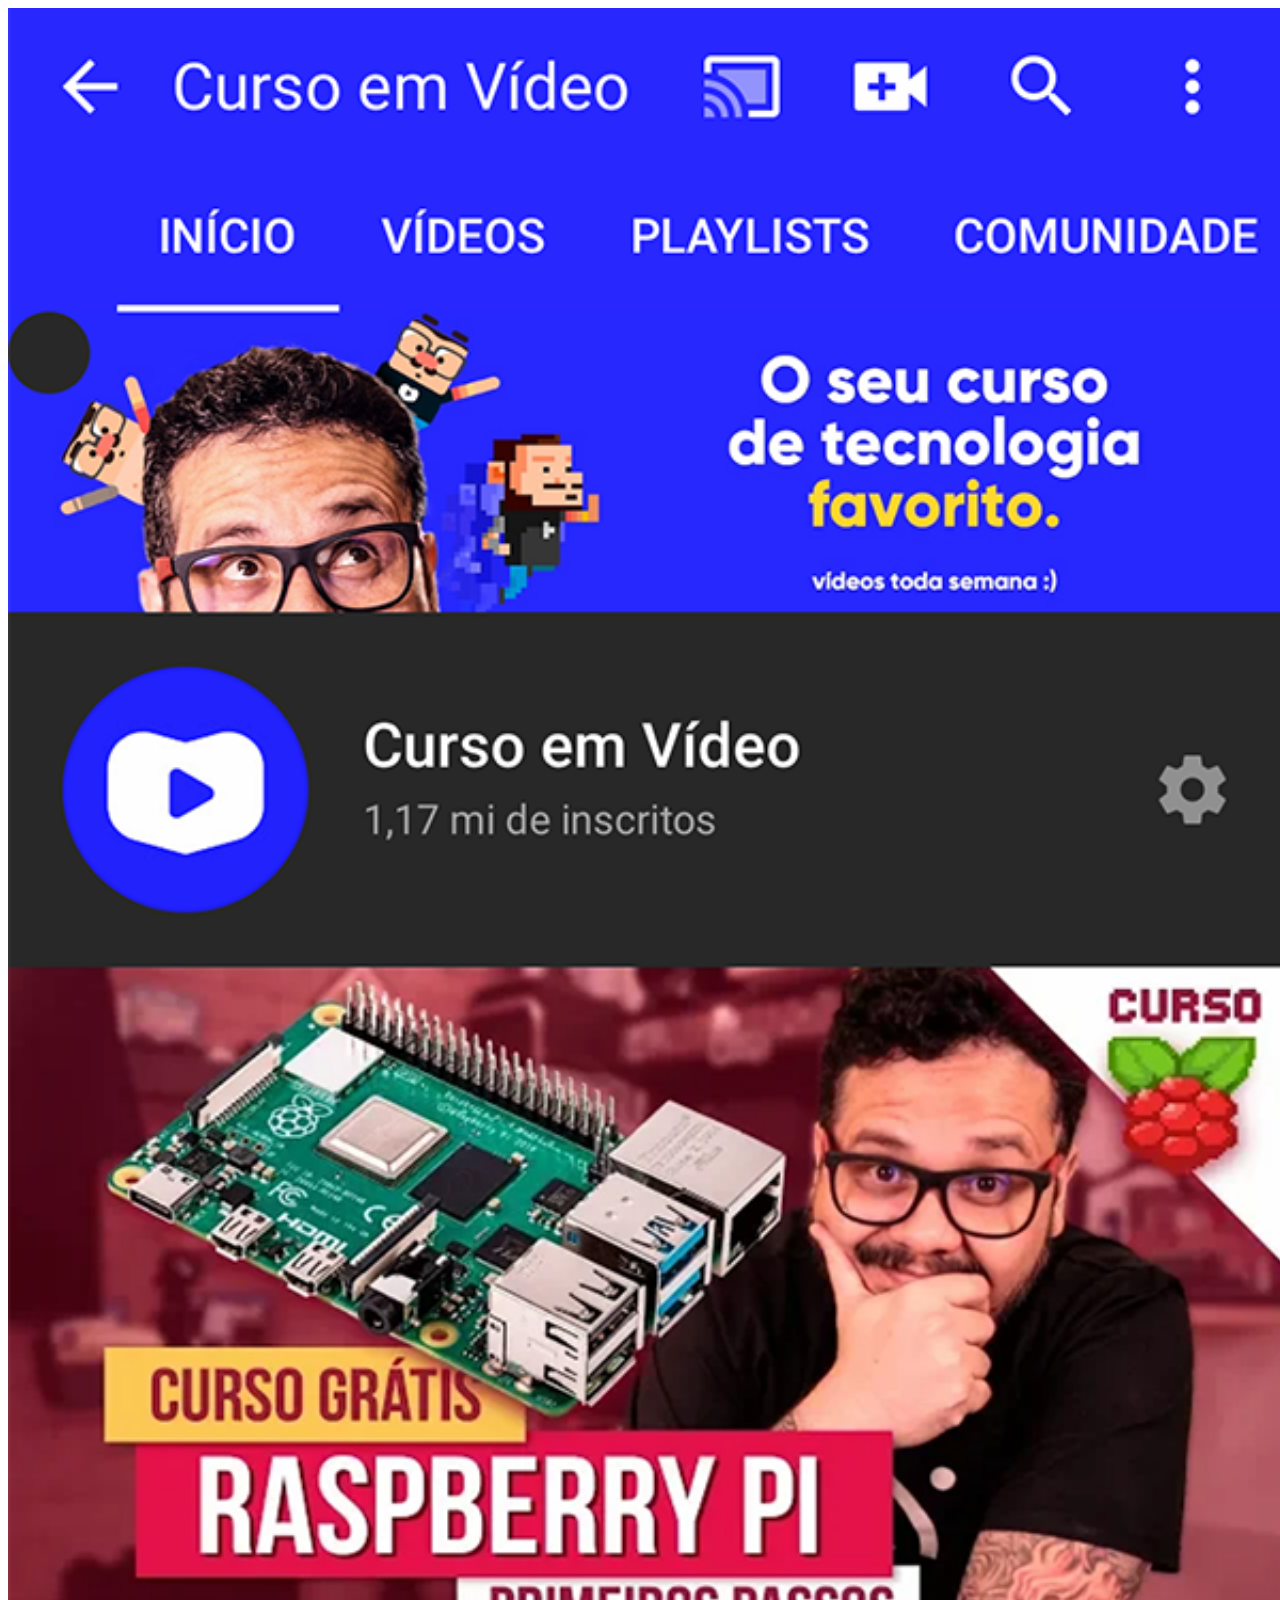
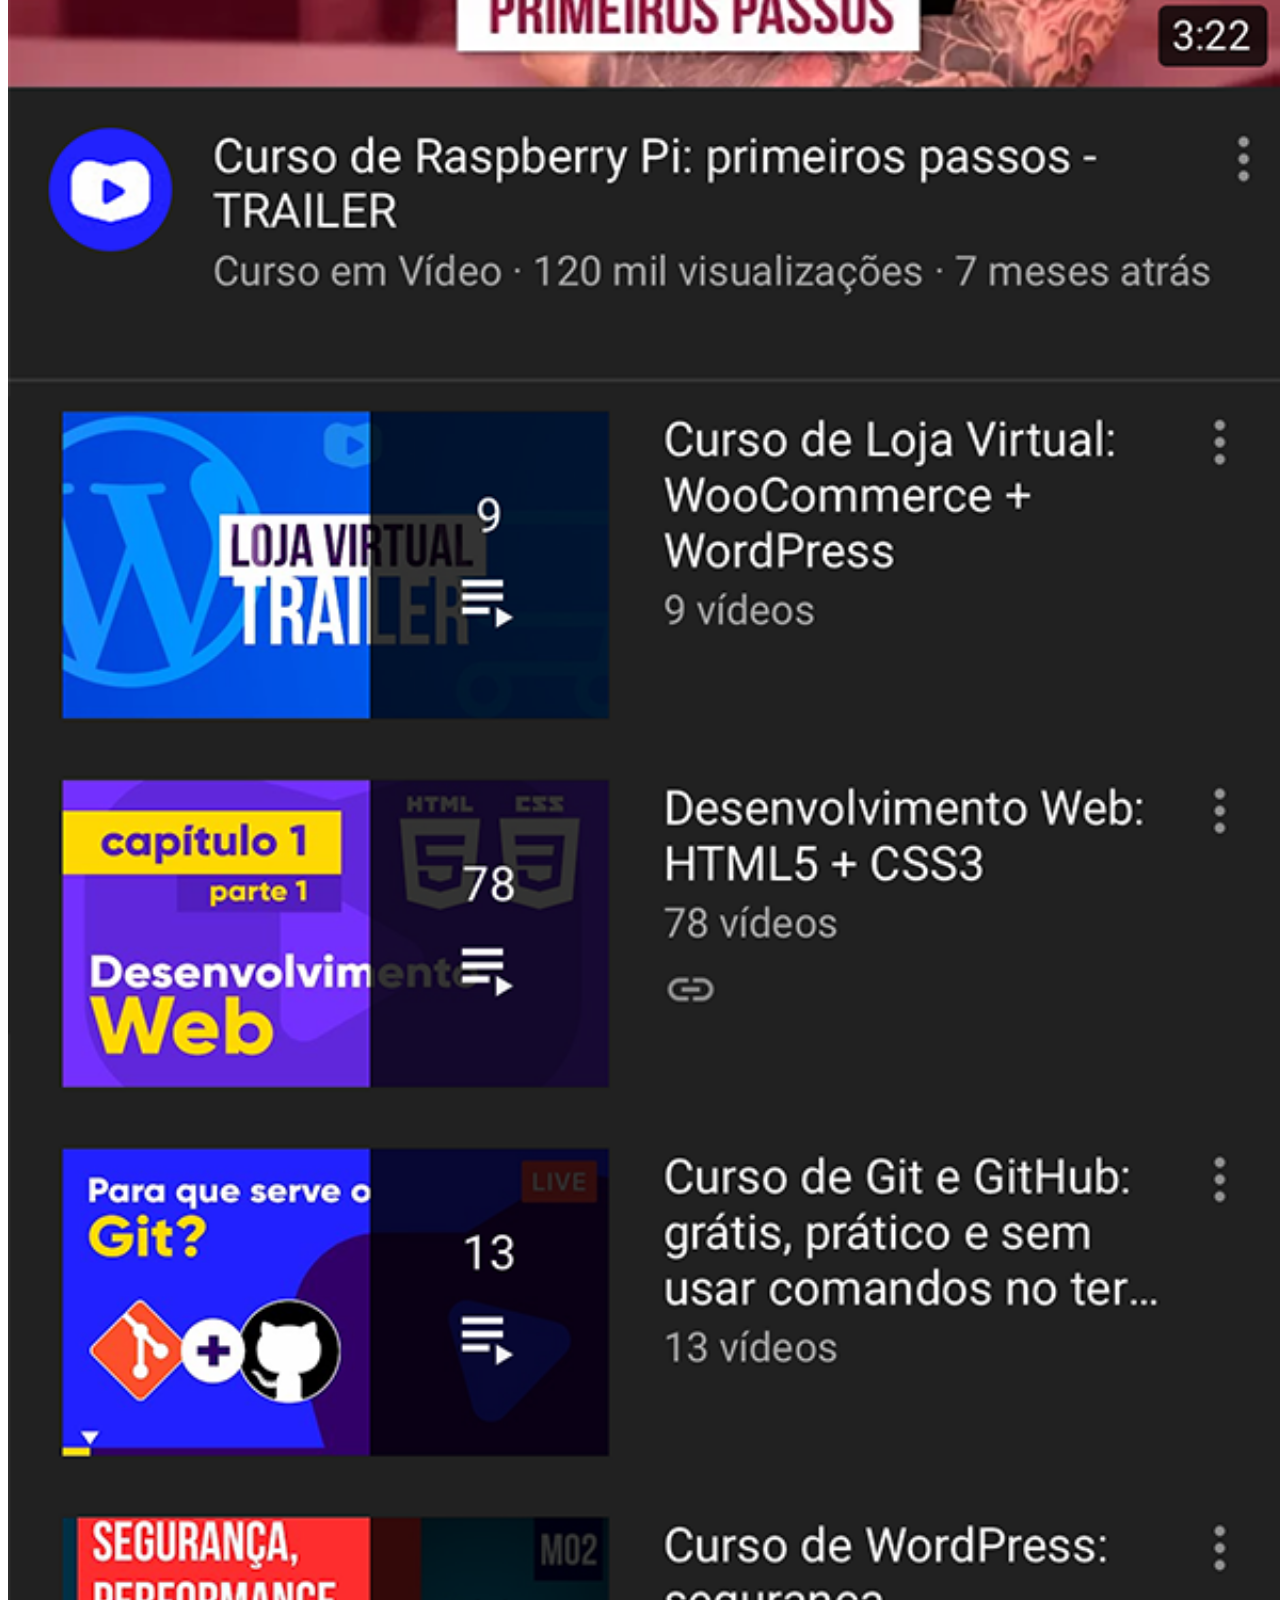
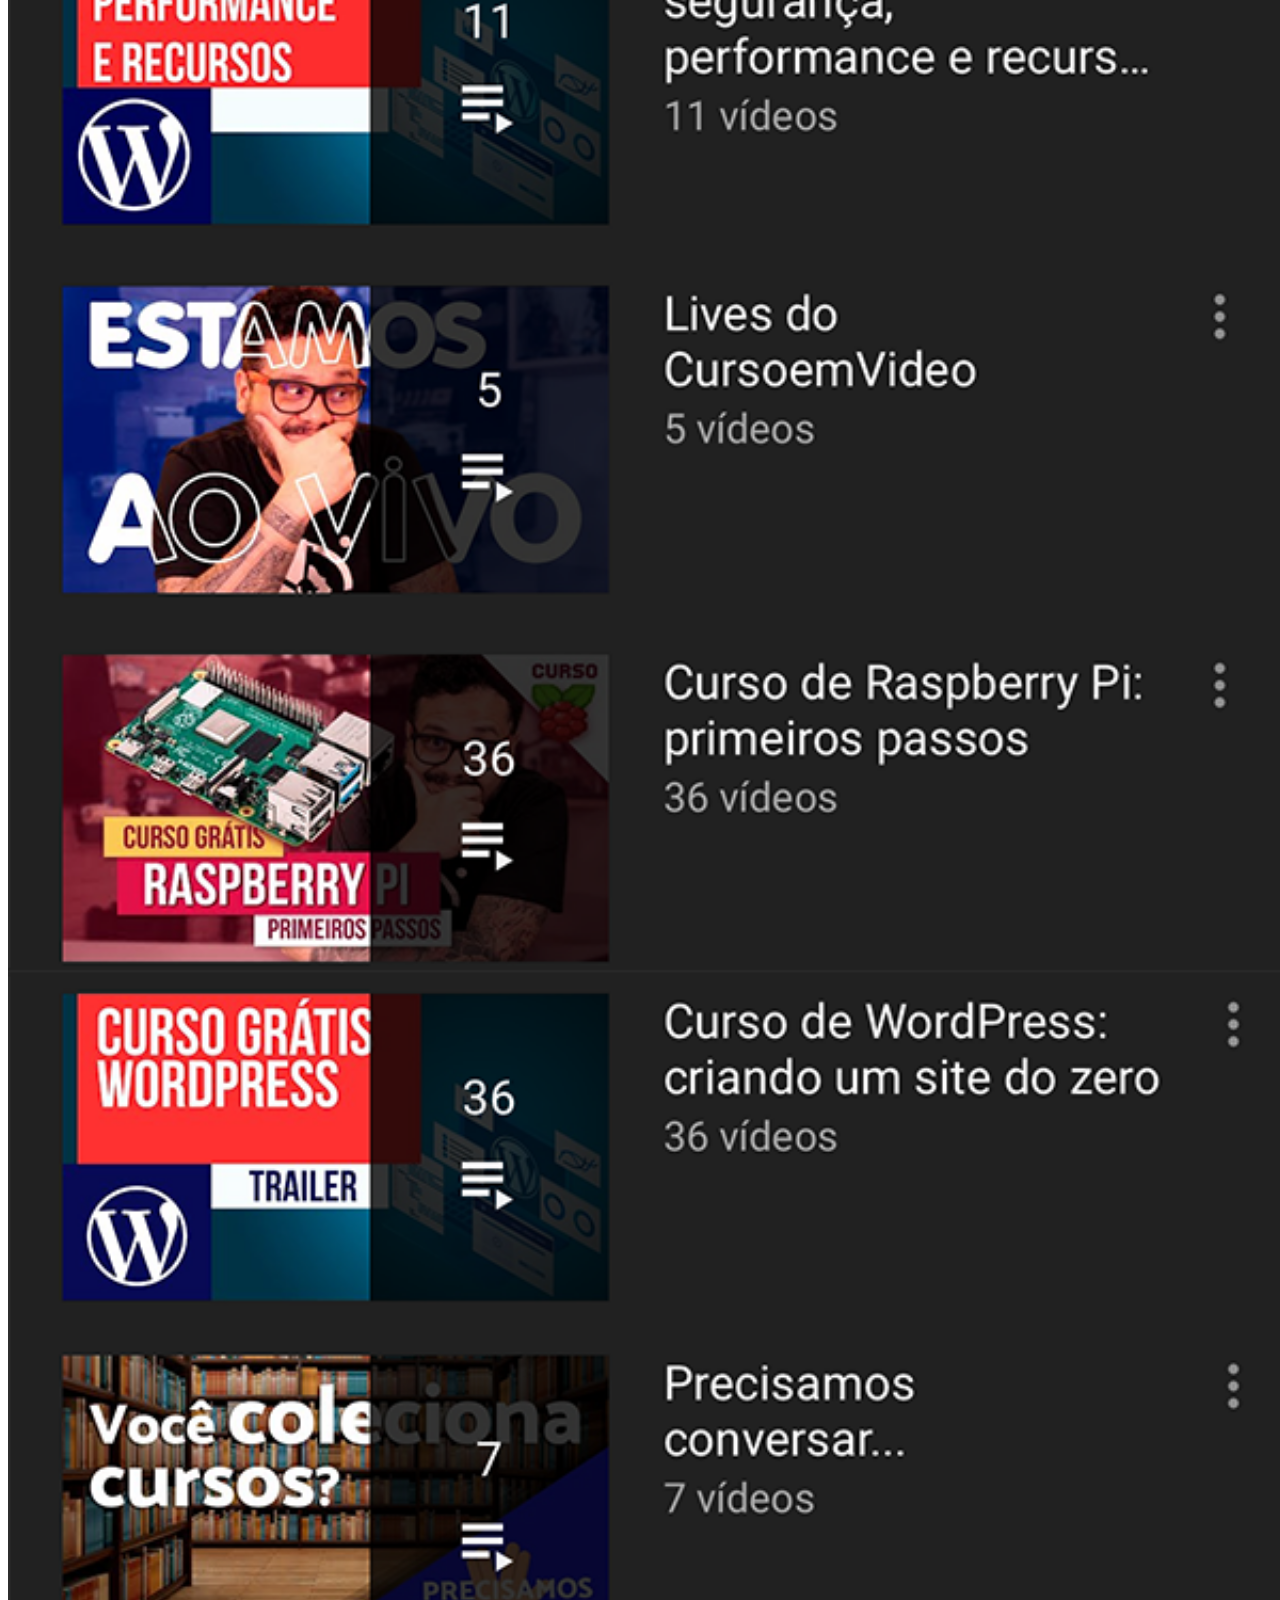
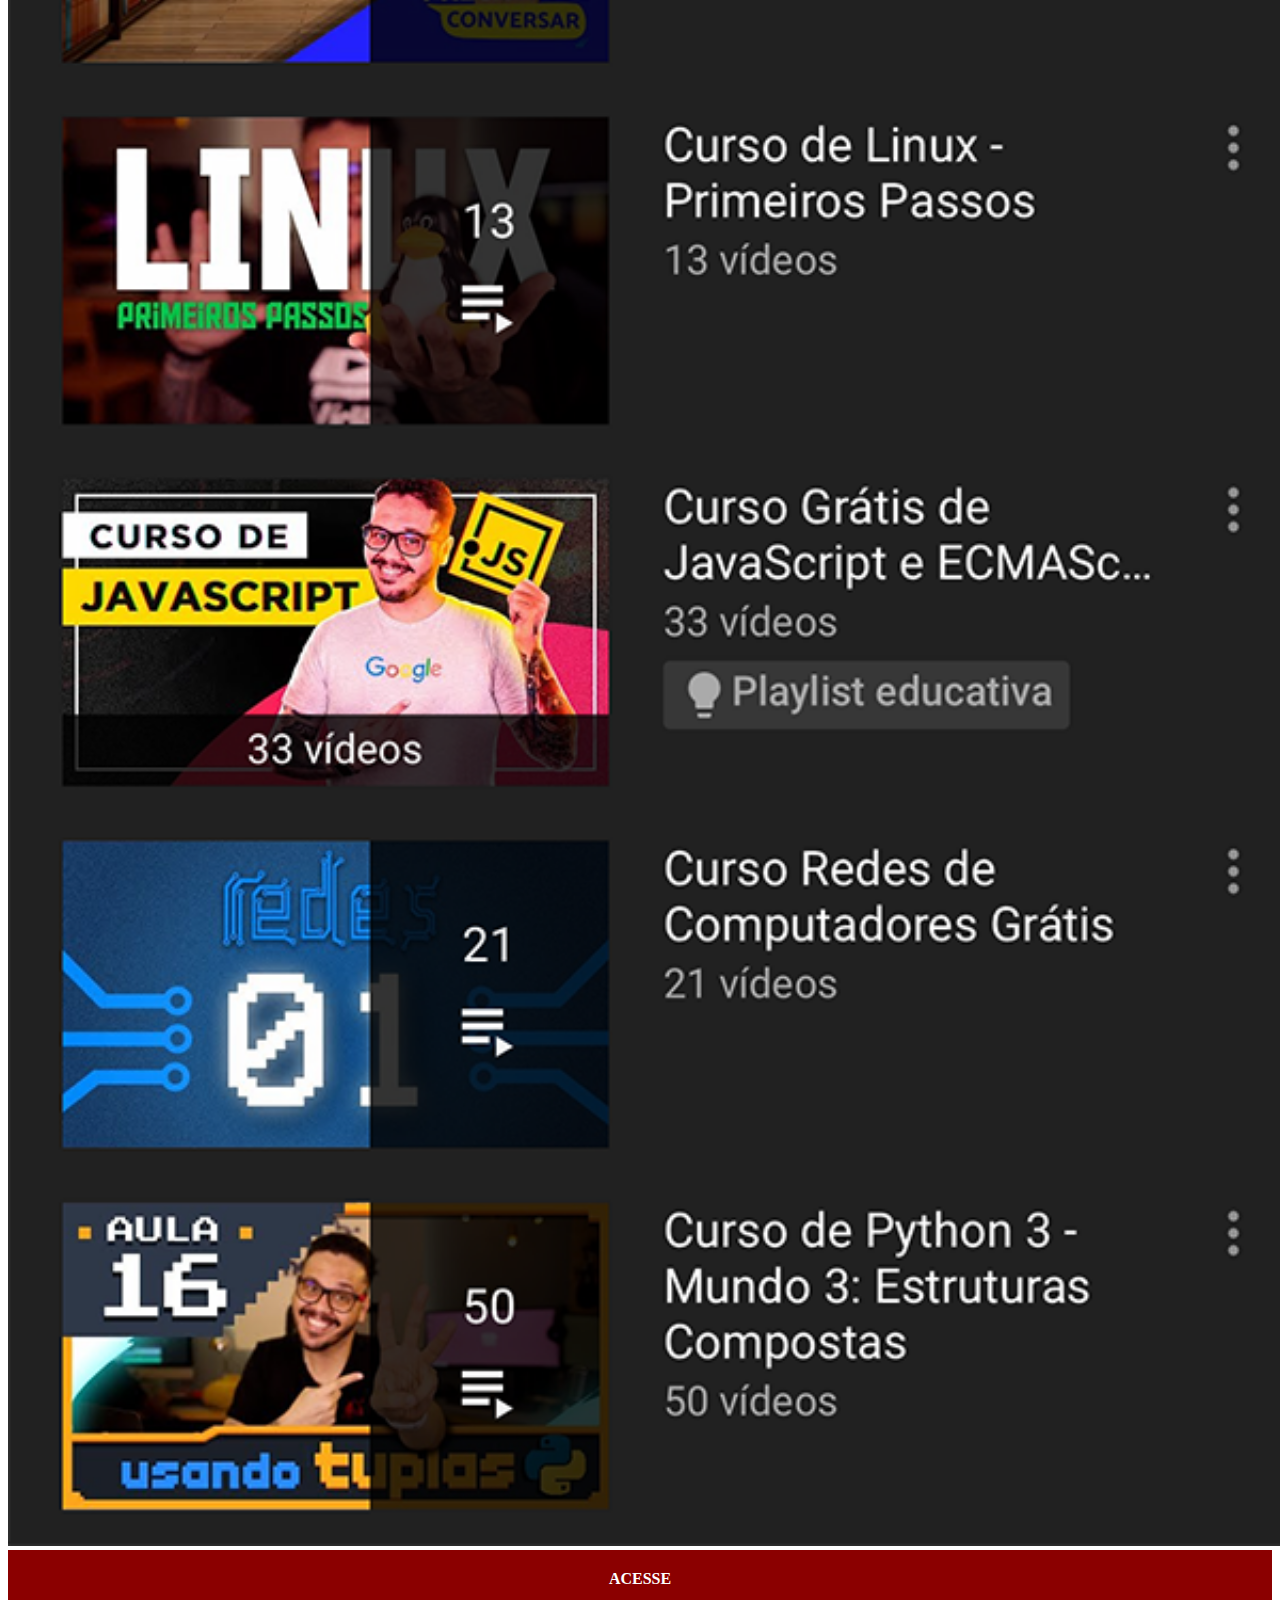
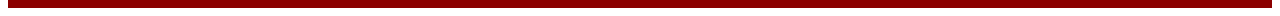
<file: youtube.html>
<!DOCTYPE html>
<html lang="pt-br">
<head>
    <meta charset="UTF-8">
    <meta http-equiv="X-UA-Compatible" content="IE=edge">
    <meta name="viewport" content="width=device-width, initial-scale=1.0">
    <title>Youtube</title>
    <link rel="stylesheet" href="estilos/social.css">
   
</head>
<body>
    <img src="imagens/tela-youtube.png" alt="youtube">
    <a href="https://www.youtube.com/watch?v=ar5UB2MxraE&list=PLHz_AreHm4dkcVCk2Bn_fdVQ81Fkrh6WT&index=15" target="_blank">ACESSE</a>
</body>
</html>
</file>
<file: estilos/style.css>
@charset "UTF-8";

*{
    margin: 0px;
    padding: 0px;
    font-family: Arial, Helvetica, sans-serif;
}

html, body {
    height: 100vh;
    width: 100vw;
    background-color: black;
}

body {
    background: url(../imagens/fundo-madeira.jpg) no-repeat top center;
    background-size: cover;
    background-attachment: fixed;
}

main {
    position: relative;
    height: 100vh;
}

section#telefone {
    position: absolute;
    top: 50%;
    left: 50%;
    transform: translate(-50%, -50%);

    height: 627px;
    width: 311px;
    background: url(../imagens/frame-iphone.png) no-repeat;
}

iframe#tela {
    position: relative;
    top: 80px;
    left: 22px;
    width: 267px;
    height: 471px;
}

section#redes-sociais {
    text-align: right;
}

section#redes-sociais img {
    width: 50px;
    margin: 10px;
    border-radius: 50%;
    box-shadow: 2px 2px 5px black;
    box-sizing: border-box;
}

section#redes-sociais img:hover {
    border: 2px solid white;
    transform: translate(-3px, -3px);
    box-shadow: 5px 5px 10px black;
    transition: transform .3s;
}
</file>
<file: estilos/social.css>
@charset "UTF-8"

* {
    margin:0px;
    padding: 0px;
    font-family: Arial, Helvetica, sans-serif;
}

::-webkit-scrollbar {
    width: 0px;
    height: 0px;
}

img {
    width: 100vw;
}

a {
    display: block;
    background-color: darkred;
    color: white;
    padding: 20px;
    text-align: center;
    font-weight: bolder;
    text-decoration: none;
}

a:hover {
    background-color: red;
}
</file>
